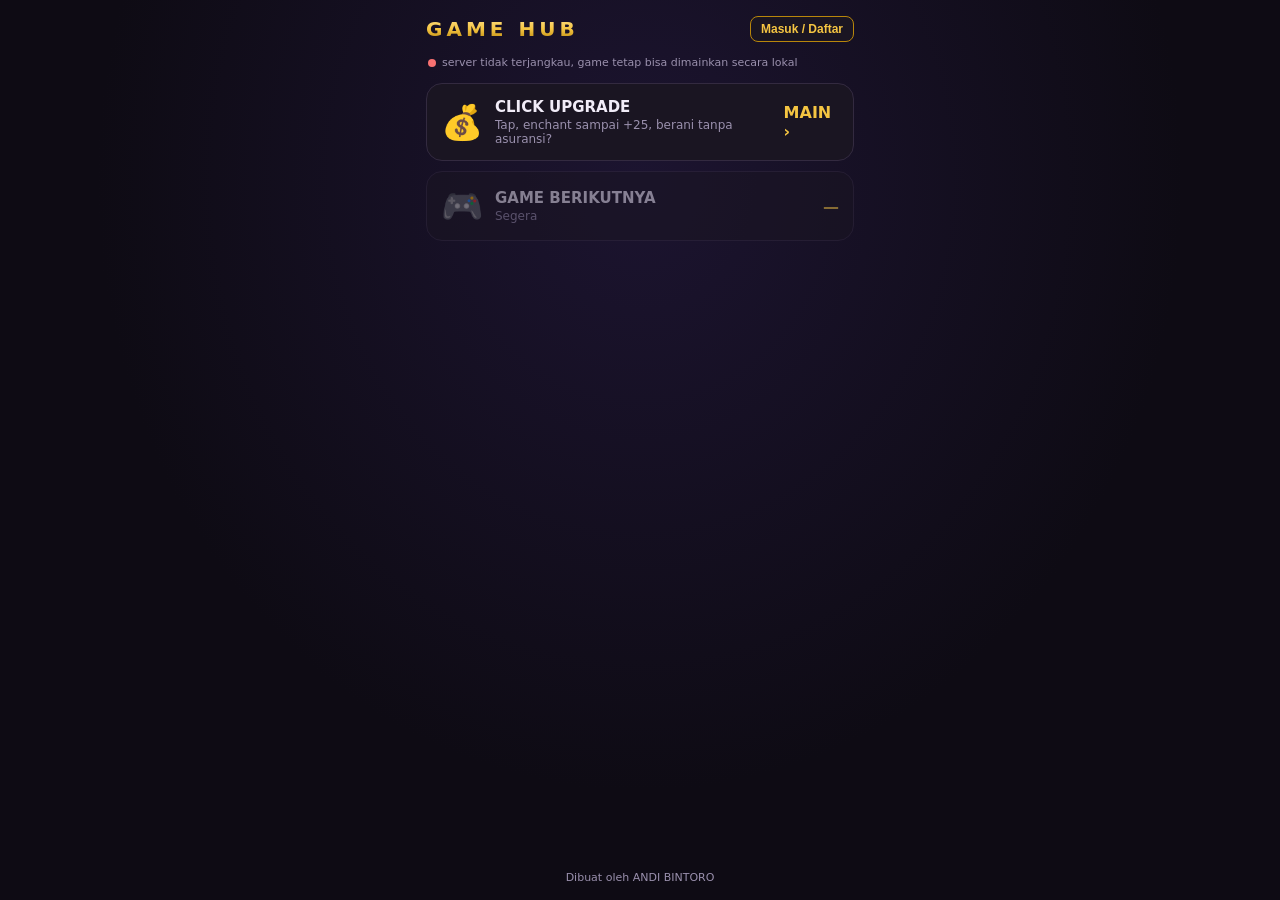
<file: hub/public/index.html>
<!DOCTYPE html>
<html lang="id">
<head>
<meta charset="UTF-8">
<meta name="viewport" content="width=device-width, initial-scale=1.0">
<title>GAME HUB</title>
<style>
  :root{--bg:#0e0b14;--panel:#1a1522;--panel2:#241d30;--line:#332a40;--text:#f1ecf8;--muted:#9a90ad;--gold:#f5c542;--gold2:#b8860b;--purple:#a855f7}
  *{box-sizing:border-box;margin:0;padding:0}
  body{background:radial-gradient(ellipse at 50% 20%,#1c1430 0%,#0e0b14 60%) fixed;color:var(--text);font-family:system-ui,-apple-system,"Segoe UI",Roboto,sans-serif;max-width:460px;margin:0 auto;padding:16px;min-height:100vh;display:flex;flex-direction:column;gap:14px}
  header{display:flex;justify-content:space-between;align-items:center}
  header h1{font-size:20px;letter-spacing:4px;background:linear-gradient(180deg,#ffe08a,#f5c542 50%,#b8860b);-webkit-background-clip:text;background-clip:text;color:transparent}
  .user{display:flex;align-items:center;gap:8px;font-size:12px;color:var(--muted)}
  .user b{color:var(--text)}
  .user button{background:var(--panel);border:1px solid var(--line);color:var(--muted);border-radius:8px;padding:5px 10px;font-size:12px;cursor:pointer}
  .user button.gold{border-color:var(--gold2);color:var(--gold);font-weight:700}
  .status{font-size:11px;color:var(--muted);padding:0 2px}
  .status i{display:inline-block;width:8px;height:8px;border-radius:50%;background:#555;margin-right:6px;vertical-align:middle}
  .status.on i{background:#4ade80} .status.off i{background:#f87171}
  .games{display:flex;flex-direction:column;gap:10px}
  a.game{display:flex;align-items:center;gap:12px;background:var(--panel);border:1px solid var(--line);border-radius:16px;padding:14px;text-decoration:none;color:var(--text);transition:border-color .15s}
  a.game:hover{border-color:var(--gold)}
  a.game .ic{font-size:34px}
  a.game .t{font-weight:800;font-size:15px}
  a.game .t small{display:block;color:var(--muted);font-weight:400;font-size:12px;margin-top:2px}
  a.game .go{margin-left:auto;color:var(--gold);font-weight:800}
  .soon{opacity:.5;pointer-events:none}
  footer{margin-top:auto;font-size:11px;color:var(--muted);text-align:center;padding-top:10px}
</style>
</head>
<body>
<header>
  <h1>GAME HUB</h1>
  <div class="user" id="user"></div>
</header>
<div class="status" id="status"><i></i>memeriksa server…</div>
<div class="games">
  <a class="game" href="clickgame/"><span class="ic">💰</span><div class="t">CLICK UPGRADE<small>Tap, enchant sampai +25, berani tanpa asuransi?</small></div><span class="go">MAIN ›</span></a>
  <a class="game soon" href="#"><span class="ic">🎮</span><div class="t">GAME BERIKUTNYA<small>Segera</small></div><span class="go">—</span></a>
</div>
<footer>Dibuat oleh ANDI BINTORO</footer>
<script src="hub.js"></script>
<script>
(async function(){
  const $u=document.getElementById('user'), $s=document.getElementById('status');
  function render(u){
    if(u){ $u.innerHTML=`<span>👤 <b>${esc(u.name)}</b>${u.guest?' (tamu)':''}</span><button id="out">Keluar</button>`; document.getElementById('out').onclick=async()=>{await Hub.logout(); render(null);}; }
    else { $u.innerHTML=`<button class="gold" id="in">Masuk / Daftar</button>`; document.getElementById('in').onclick=async()=>{ const u=await Hub.ui.login(); render(u); }; }
  }
  const esc=s=>String(s).replace(/[&<>"']/g,c=>({'&':'&amp;','<':'&lt;','>':'&gt;','"':'&quot;',"'":'&#39;'}[c]));
  const ok=await Hub.ping();
  $s.className='status '+(ok?'on':'off'); $s.innerHTML='<i></i>'+(ok?'server terhubung':'server tidak terjangkau, game tetap bisa dimainkan secara lokal');
  render(ok?await Hub.me():null);
})();
</script>
</body>
</html>
</file>
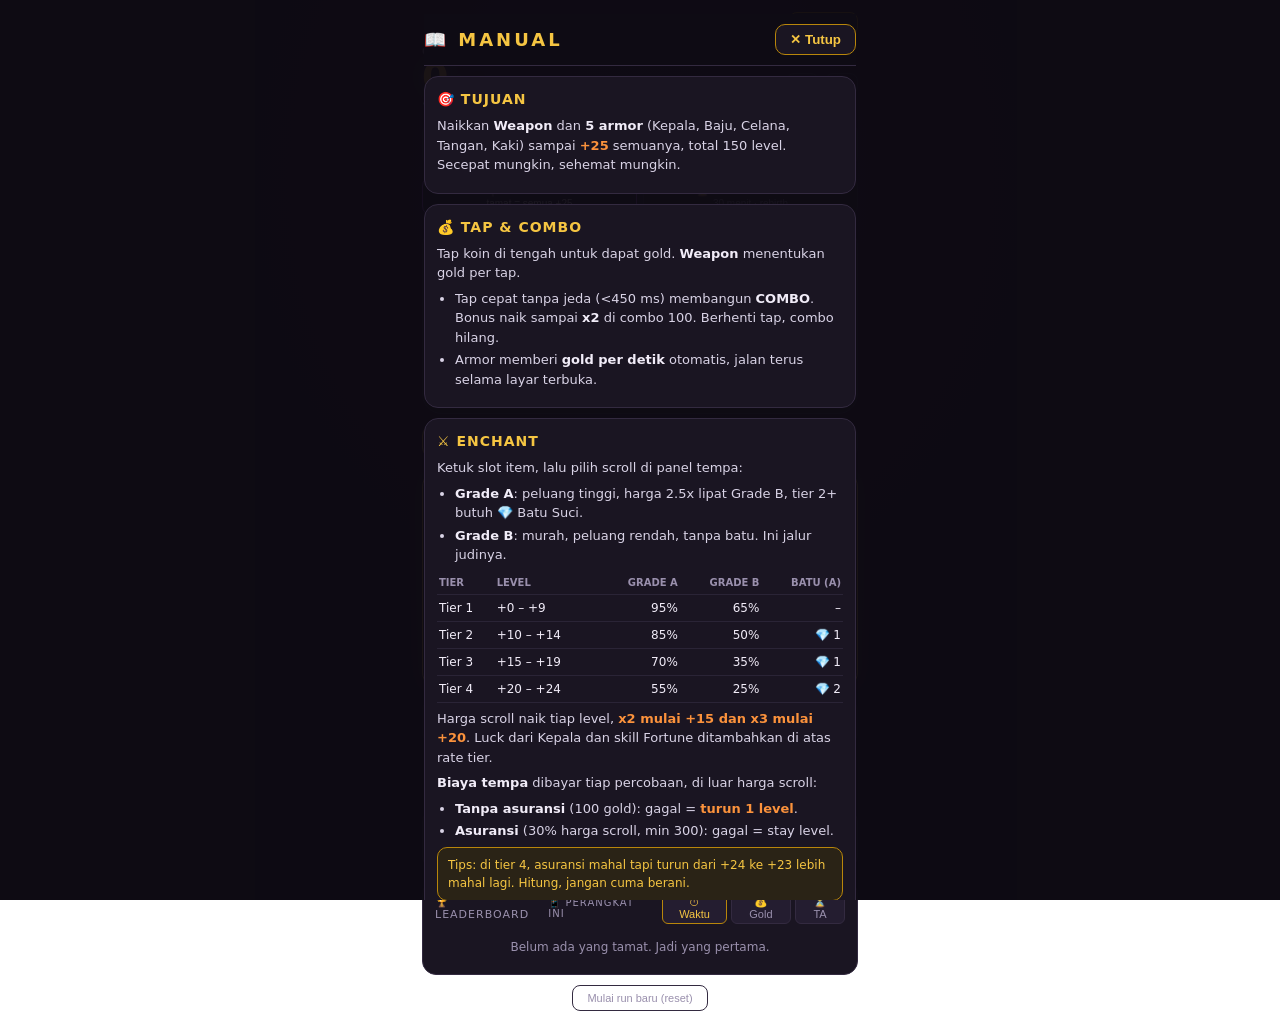
<file: hub/public/clickgame/index.html>
<!DOCTYPE html>
<html lang="id">
<head>
<meta charset="UTF-8">
<meta name="viewport" content="width=device-width, initial-scale=1.0, maximum-scale=1.0, user-scalable=no">
<title>CLICK UPGRADE</title>
<link rel="stylesheet" href="style.css">
</head>
<body>

<div class="userbar" id="userbox"></div>

<div class="top">
  <div><h1>CLICK UPGRADE</h1><div class="gold"><span id="gold">0</span><small>GOLD</small></div><div class="stone">💎 <b id="stones">0</b> <small>Batu Suci</small></div></div>
  <div class="right"><span id="tlabel">⏱</span> <b id="timer">00:00</b> · 💸 <b id="spent">0</b><button id="sound">🔊</button><button id="manual-btn">📖</button><br><span id="rb"></span><span class="cb" id="combo">&nbsp;</span></div>
</div>

<div class="stats">
  <div><small>Per tap</small><b id="perTap">1</b></div>
  <div><small>Per detik</small><b id="perSec">0</b></div>
  <div><small>Progress</small><b id="prog">0/150</b></div>
  <div><small>Power</small><b id="power">0</b></div>
</div>

<div class="gmode">
  <button id="gm-normal" class="on">🏁 NORMAL<small>tamat = semua +25</small></button>
  <button id="gm-ta">⏳ TIME ATTACK<small>30 menit · rebirth</small></button>
</div>

<div class="arena">
  <div class="col" id="colL"></div>
  <div class="center">
    <div class="tapv" id="tapv">+1</div>
    <div id="tap">💰</div>
    <div class="hint">TAP = GOLD</div>
  </div>
  <div class="col" id="colR"></div>
</div>

<div class="maintabs">
  <button id="tab-ench" class="on">⚔️ ENCHANT</button>
  <button id="tab-skill">✨ SKILLS</button>
</div>

<div class="tabpage on" id="page-ench">
<div class="rebirth" id="rebirth">
  <div class="rt">🔁 SEMUA +25! SIAP REBIRTH</div>
  <div class="rd" id="rb-desc"></div>
  <button id="rb-btn">REBIRTH SEKARANG</button>
</div>
<div class="forge" id="forge">
  <div class="h"><span class="ic" id="f-ic">⚔️</span><div class="t"><span id="f-name">WEAPON</span><small id="f-sub"></small></div><div class="lv" id="f-lv">+0</div></div>
  <div class="bar"><i id="f-bar"></i></div>
  <div class="roll" id="f-roll"></div>
  <div class="pity" id="f-pity"></div>
  <div class="grades"><button class="btn A" id="btn-A"></button><button class="btn B" id="btn-B"></button></div>
  <div class="ins">
    <button id="mode-drop" class="on"><b>💰 100 · Tanpa asuransi</b>gagal = turun 1 level</button>
    <button id="mode-stay"><b>💰 30% · Asuransi</b>gagal = stay level</button>
  </div>
</div>

<div class="pack" id="packs"></div>
<div class="line" style="font-size:10px;color:var(--muted);text-align:center;display:block">💎 Batu Suci untuk Grade A tier 2+. Dapat dari Level Pack, milestone skill, item +10/+15/+20/+25, tiap 10 sukses, tamat run, rebirth. Dibawa lintas run.</div>
</div>

<div class="tabpage" id="page-skill">
  <div class="line" style="padding:0 2px"><span>Idle skills · harga naik tiap level</span><span>Milestone tiap <b>25 Lv</b></span></div>
  <div id="skills"></div>
</div>

<div class="line">
  <span>Streak 🔥 <b id="s-streak">0</b> (best <b id="s-best">0</b>)</span>
  <span>Enchant <b id="s-tries">0</b> · ✅ <b id="s-ok">0</b> · ❌ <b id="s-bad">0</b></span>
</div>

<div class="panel"><div class="title">Log</div><div class="log" id="logs"></div></div>

<div class="panel">
  <div class="title"><span>🏆 Leaderboard</span>
    <div class="tabs"><span id="lb-scope" style="font-size:10px;color:var(--muted);align-self:center;margin-right:4px"></span><button id="tab-time" class="on">⏱ Waktu</button><button id="tab-gold">💰 Gold</button><button id="tab-ta">⏳ TA</button></div>
  </div>
  <div id="board"></div>
</div>

<button class="reset" id="reset">Mulai run baru (reset)</button>

<div class="manual" id="manual">
  <div class="wrap">
    <div class="head"><h2>📖 MANUAL</h2><button class="close" id="manual-close">✕ Tutup</button></div>
    <div id="manual-body"></div>
    <button class="start" id="manual-start">MULAI MAIN</button>
  </div>
</div>

<div class="toast" id="toast"></div>
<canvas id="confetti"></canvas>

<div class="modal" id="modal">
  <div class="box">
    <h2 id="m-title">🏆 SEMUA +25!</h2>
    <p id="m-desc">Weapon dan 5 armor sudah maksimal. Catat ke leaderboard.</p>
    <div class="res">
      <div><small id="m-l1">Waktu</small><b id="m-v1">00:00</b></div>
      <div><small id="m-l2">Gold dipakai</small><b id="m-v2">0</b></div>
      <div><small id="m-l3">Enchant</small><b id="m-v3">0</b></div>
      <div><small id="m-l4">Best streak</small><b id="m-v4">0</b></div>
    </div>
    <input id="m-name" maxlength="14" placeholder="Nama lu (max 14)">
    <button class="go" id="m-save">SIMPAN & RUN BARU</button>
  </div>
</div>

<script src="../hub.js"></script>
<script src="config.js"></script>
<script src="game.js"></script>
</body>
</html>
</file>
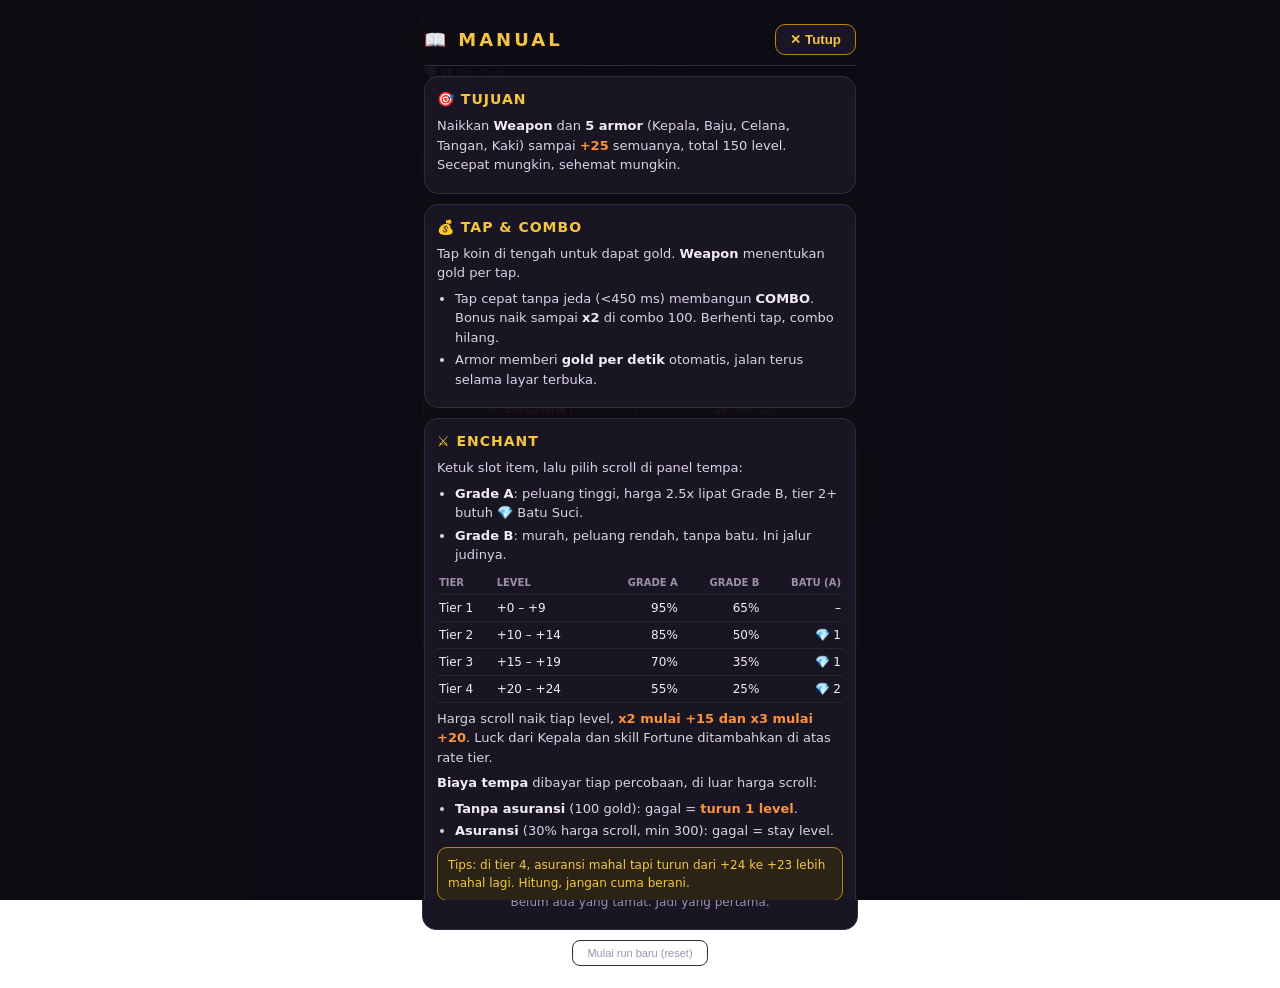
<file: click-upgrade.html>
<!DOCTYPE html>
<html lang="id">
<head>
<meta charset="UTF-8">
<meta name="viewport" content="width=device-width, initial-scale=1.0, maximum-scale=1.0, user-scalable=no">
<title>CLICK UPGRADE</title>
<style>
  :root{
    --bg:#0e0b14; --panel:#1a1522; --panel2:#241d30; --line:#332a40;
    --text:#f1ecf8; --muted:#9a90ad; --gold:#f5c542; --gold2:#b8860b;
    --green:#4ade80; --red:#f87171; --blue:#60a5fa; --purple:#a855f7; --orange:#fb923c;
  }
  *{box-sizing:border-box;margin:0;padding:0;-webkit-tap-highlight-color:transparent}
  html,body{min-height:100%;background:radial-gradient(ellipse at 50% 20%,#1c1430 0%,#0e0b14 60%) fixed;color:var(--text);font-family:system-ui,-apple-system,"Segoe UI",Roboto,sans-serif;overflow-x:hidden}
  body{display:flex;flex-direction:column;max-width:460px;margin:0 auto;padding:12px;gap:10px;user-select:none;-webkit-user-select:none}
  body.shake{animation:shake .4s}
  @keyframes shake{0%,100%{transform:translate(0)}20%{transform:translate(-7px,3px)}40%{transform:translate(7px,-3px)}60%{transform:translate(-5px,2px)}80%{transform:translate(5px,-2px)}}

  /* top */
  .top{display:flex;justify-content:space-between;align-items:flex-end}
  .top h1{font-size:11px;letter-spacing:4px;color:var(--muted);font-weight:700}
  .top .gold{font-size:38px;font-weight:900;line-height:1;color:var(--gold);font-variant-numeric:tabular-nums;text-shadow:0 0 18px rgba(245,197,66,.3)}
  .top .gold small{font-size:11px;letter-spacing:2px;margin-left:6px;color:var(--gold2)}
  .top .stone{font-size:13px;color:var(--blue);margin-top:2px;font-weight:700}
  .top .stone small{color:var(--muted);font-weight:400;font-size:10px}
  .pity{font-size:11px;color:var(--orange);min-height:14px;margin:-4px 0 8px;font-weight:700}
  .btn .st{color:#bfdbfe;font-weight:700}
  .top .right{text-align:right;font-size:12px;color:var(--muted);line-height:1.5}
  .top .right b{color:var(--text);font-variant-numeric:tabular-nums}
  .top .right .cb{color:var(--orange);font-weight:800}
  .top button{background:none;border:1px solid var(--line);color:var(--muted);border-radius:8px;padding:3px 8px;font-size:12px;cursor:pointer;margin-left:6px}

  .stats{display:grid;grid-template-columns:repeat(4,1fr);gap:6px}
  .stats div{background:var(--panel);border:1px solid var(--line);border-radius:10px;padding:6px 8px}
  .stats small{display:block;font-size:9px;color:var(--muted);text-transform:uppercase;letter-spacing:1px}
  .stats b{font-size:15px;font-variant-numeric:tabular-nums}

  .gmode{display:grid;grid-template-columns:1fr 1fr;gap:6px}
  .gmode button{background:var(--panel);border:1px solid var(--line);color:var(--muted);border-radius:10px;padding:6px 8px;font-size:12px;font-weight:800;letter-spacing:1px;cursor:pointer;touch-action:manipulation}
  .gmode button small{display:block;font-weight:400;font-size:10px;letter-spacing:0;margin-top:1px}
  .gmode button.on{color:var(--text);border-color:var(--purple);background:#241a33}
  .gmode button.on.ta{border-color:var(--orange);background:#2d1e14}
  .gmode button.lock{opacity:.55}
  #timer.warn{color:var(--red);animation:pulse .5s infinite alternate}
  #rb{color:var(--purple);font-weight:800;margin-right:6px}
  .rebirth{display:none;background:linear-gradient(180deg,#2d1e14,#1a1522);border:1.5px solid var(--orange);border-radius:18px;padding:14px;text-align:center;box-shadow:0 0 24px rgba(251,146,60,.25)}
  .rebirth.on{display:block}
  .rebirth .rt{font-weight:900;font-size:16px;color:var(--orange);letter-spacing:1px;margin-bottom:4px}
  .rebirth .rd{font-size:12px;color:var(--muted);margin-bottom:10px}
  .rebirth button{width:100%;border:none;border-radius:12px;padding:12px;font-weight:900;font-size:15px;letter-spacing:1px;background:linear-gradient(180deg,#fb923c,#c2410c);color:#fff;cursor:pointer;touch-action:manipulation}
  .rebirth button:active{transform:scale(.97)}
  /* arena */
  .arena{display:grid;grid-template-columns:minmax(0,1fr) 118px minmax(0,1fr);gap:6px;align-items:stretch;background:var(--panel);border:1px solid var(--line);border-radius:20px;padding:10px 8px}
  .col{display:flex;flex-direction:column;gap:8px;min-width:0}
  .sl{min-width:0;background:var(--panel2);border:1.5px solid var(--line);border-radius:12px;padding:7px 7px 9px;display:grid;grid-template-columns:auto 1fr auto;align-items:center;column-gap:5px;row-gap:2px;cursor:pointer;position:relative;transition:border-color .15s;touch-action:manipulation}
  .sl .ic{font-size:19px;line-height:1}
  .sl .t{font-size:11px;font-weight:700;line-height:1.1;min-width:0;white-space:nowrap;overflow:hidden;text-overflow:ellipsis}
  .sl .u{grid-column:1/-1;color:var(--blue);font-weight:500;font-size:10px;white-space:nowrap;overflow:hidden;text-overflow:ellipsis}
  .sl .lv{font-weight:900;font-size:13px;font-variant-numeric:tabular-nums;color:#e5e7eb}
  .sl .lv.t1{color:var(--blue)} .sl .lv.t2{color:var(--purple)} .sl .lv.t3{color:var(--orange)} .sl .lv.max{color:var(--gold);text-shadow:0 0 8px rgba(245,197,66,.7)}
  .sl.sel{border-color:var(--gold);background:#2a2316;box-shadow:0 0 14px rgba(245,197,66,.25)}
  .sl.busy{animation:pulse .35s infinite alternate}
  @keyframes pulse{from{border-color:var(--gold)}to{border-color:#fff}}
  .sl.flash-ok{animation:ok .7s} .sl.flash-bad{animation:bad .5s}
  @keyframes ok{0%{box-shadow:0 0 0 0 rgba(74,222,128,.9)}100%{box-shadow:0 0 0 18px rgba(74,222,128,0)}}
  @keyframes bad{0%{background:rgba(248,113,113,.45)}100%{background:var(--panel2)}}
  .sl .bar{position:absolute;left:8px;right:8px;bottom:3px;height:2px;background:#0e0b14;border-radius:2px}
  .sl .bar i{display:block;height:100%;border-radius:2px;background:linear-gradient(90deg,var(--blue),var(--purple),var(--orange));width:0;transition:width .3s}

  .center{display:flex;flex-direction:column;align-items:center;justify-content:center;gap:6px;position:relative}
  #tap{width:110px;height:110px;border-radius:50%;border:3px solid var(--gold2);background:radial-gradient(circle at 40% 35%,#5a4414 0%,#2a1f0a 70%);display:flex;align-items:center;justify-content:center;font-size:54px;cursor:pointer;touch-action:manipulation;position:relative;box-shadow:0 0 30px rgba(245,197,66,.25),inset 0 0 20px rgba(0,0,0,.5);transition:transform .05s}
  #tap:active{transform:scale(.93)}
  .center .hint{font-size:9px;letter-spacing:2px;color:var(--muted);text-align:center}
  .center .tapv{font-size:12px;color:var(--gold);font-weight:800;font-variant-numeric:tabular-nums}
  #combo{font-size:11px;font-weight:900;color:var(--orange);min-height:14px;text-align:center}
  .float{position:absolute;color:var(--gold);font-weight:900;font-size:22px;pointer-events:none;animation:up .7s ease-out forwards;text-shadow:0 1px 3px #000;z-index:3}
  @keyframes up{from{opacity:1;transform:translate(-50%,0)}to{opacity:0;transform:translate(-50%,-80px)}}

  /* enchant panel */
  .forge{background:var(--panel);border:1.5px solid var(--gold);border-radius:18px;padding:12px;box-shadow:0 0 20px rgba(245,197,66,.12)}
  .forge .h{display:flex;align-items:center;gap:10px;margin-bottom:8px}
  .forge .h .ic{font-size:30px}
  .forge .h .t{font-weight:800;font-size:15px;min-width:0}
  .forge .h .t small{display:block;color:var(--muted);font-weight:400;font-size:11px}
  .forge .h .lv{margin-left:auto;font-size:26px;font-weight:900;color:var(--purple);white-space:nowrap}
  .forge .h .lv.max{color:var(--gold)}
  .forge .bar{height:5px;background:#0e0b14;border-radius:3px;margin-bottom:6px}
  .forge .bar i{display:block;height:100%;border-radius:3px;background:linear-gradient(90deg,var(--blue),var(--purple),var(--orange));transition:width .3s}
  .roll{font-size:11px;min-height:15px;color:var(--muted);margin-bottom:8px;font-variant-numeric:tabular-nums}
  .roll.ok{color:var(--green)} .roll.bad{color:var(--red)}
  .grades{display:grid;grid-template-columns:1fr 1fr;gap:8px;margin-bottom:8px}
  .btn{border:none;border-radius:12px;padding:10px 6px;font-weight:800;font-size:13px;color:#fff;cursor:pointer;display:flex;flex-direction:column;align-items:center;gap:2px;touch-action:manipulation}
  .btn small{font-weight:600;font-size:11px;opacity:.9;font-variant-numeric:tabular-nums}
  .btn.A{background:linear-gradient(180deg,#3b82f6,#1d4ed8)}
  .btn.B{background:linear-gradient(180deg,#a855f7,#6b21a8)}
  .btn:disabled{opacity:.35;cursor:not-allowed;filter:grayscale(.6)}
  .btn:not(:disabled):active{transform:scale(.96)}
  .ins{display:grid;grid-template-columns:1fr 1fr;gap:6px}
  .ins button{background:var(--panel2);border:1px solid var(--line);color:var(--muted);border-radius:10px;padding:7px 6px;font-size:11px;cursor:pointer;touch-action:manipulation}
  .ins button b{display:block;font-size:12px;color:var(--text)}
  .ins button.on{border-color:var(--gold);background:#2a2316;color:var(--text)}

  /* tabs */
  .maintabs{display:grid;grid-template-columns:1fr 1fr;gap:6px}
  .maintabs button{background:var(--panel);border:1px solid var(--line);color:var(--muted);border-radius:12px;padding:9px;font-size:13px;font-weight:800;letter-spacing:1px;cursor:pointer;touch-action:manipulation}
  .maintabs button.on{color:var(--gold);border-color:var(--gold);background:#2a2316}
  .tabpage{display:none;flex-direction:column;gap:10px} .tabpage.on{display:flex}
  /* skills */
  #skills{display:flex;flex-direction:column;gap:8px}
  .skill{background:var(--panel);border:1.5px solid var(--line);border-radius:16px;padding:10px 12px;position:relative;overflow:hidden}
  .skill.ms{animation:ok .8s}
  .skill .h{display:flex;align-items:center;gap:9px;margin-bottom:6px}
  .skill .h .ic{font-size:26px}
  .skill .h .t{font-weight:800;font-size:14px;min-width:0}
  .skill .h .t small{display:block;color:var(--muted);font-weight:400;font-size:10.5px;white-space:nowrap;overflow:hidden;text-overflow:ellipsis}
  .skill .h .lv{margin-left:auto;font-size:17px;font-weight:900;color:var(--purple);white-space:nowrap;font-variant-numeric:tabular-nums}
  .skill .h .lv.max{color:var(--gold)}
  .skill .bar{height:4px;background:#0e0b14;border-radius:3px;margin-bottom:6px;position:relative}
  .skill .bar i{display:block;height:100%;border-radius:3px;background:linear-gradient(90deg,var(--purple),var(--gold));transition:width .3s}
  .skill .bar s{position:absolute;top:-2px;width:2px;height:8px;background:var(--gold2);opacity:.8}
  .skill .eff{display:flex;justify-content:space-between;font-size:11px;color:var(--muted);margin-bottom:7px}
  .skill .eff b{color:var(--green)} .skill .eff .nx{color:var(--gold)}
  .buys{display:grid;grid-template-columns:1fr 1fr 1fr;gap:6px}
  .buys .btn{background:linear-gradient(180deg,#a855f7,#6b21a8);font-size:12px;padding:8px 4px}
  .buys .btn.mx{background:linear-gradient(180deg,#f5c542,#b8860b);color:#1a1200}
  /* pack */
  .pack{display:grid;grid-template-columns:1fr 1fr 1fr;gap:6px}
  .pk{background:var(--panel);border:1px solid var(--line);border-radius:10px;padding:7px 6px;text-align:center;opacity:.55}
  .pk.on{opacity:1;border-color:var(--gold);background:#2a2316}
  .pk b{display:block;font-size:14px}
  .pk.on b{color:var(--gold)}
  .pk small{display:block;color:var(--muted);font-size:10px}

  .line{display:flex;justify-content:space-between;font-size:11px;color:var(--muted);padding:0 4px}
  .line b{color:var(--text)}

  .panel{background:var(--panel);border:1px solid var(--line);border-radius:14px;padding:10px 12px;font-size:12px}
  .panel .title{color:var(--muted);text-transform:uppercase;letter-spacing:1px;font-size:11px;margin-bottom:6px;display:flex;justify-content:space-between;align-items:center}
  .log{max-height:110px;overflow-y:auto}
  .log div{padding:3px 0;border-bottom:1px dashed #2a2436;color:var(--muted)}
  .log .ok{color:var(--green)} .log .bad{color:var(--red)} .log .warn{color:var(--gold)}
  .tabs{display:flex;gap:4px}
  .tabs button{background:var(--panel2);border:1px solid var(--line);color:var(--muted);border-radius:6px;padding:3px 9px;font-size:11px;cursor:pointer}
  .tabs button.on{color:var(--gold);border-color:var(--gold2)}
  table{width:100%;border-collapse:collapse;font-variant-numeric:tabular-nums}
  th,td{padding:4px 2px;text-align:left;border-bottom:1px solid #2a2436}
  th{color:var(--muted);font-weight:600;font-size:10px;text-transform:uppercase}
  td.r,th.r{text-align:right}
  tr.me td{color:var(--gold)}
  .empty{color:var(--muted);text-align:center;padding:10px 0}
  .reset{align-self:center;background:none;border:1px solid var(--line);color:var(--muted);border-radius:8px;padding:6px 14px;font-size:11px;cursor:pointer;margin-bottom:10px}

  .toast{position:fixed;left:50%;top:14px;transform:translateX(-50%);background:#000d;border:1px solid var(--line);padding:8px 14px;border-radius:10px;font-weight:700;font-size:14px;opacity:0;transition:opacity .2s;pointer-events:none;z-index:9;white-space:nowrap}
  .toast.show{opacity:1}
  .toast.big{font-size:19px;border-color:var(--gold);color:var(--gold)}
  #confetti{position:fixed;inset:0;pointer-events:none;z-index:8}

  .manual{position:fixed;inset:0;background:#0e0b14f2;display:none;z-index:30;overflow-y:auto;-webkit-overflow-scrolling:touch}
  .manual.show{display:block}
  .manual .wrap{max-width:460px;margin:0 auto;padding:14px 14px 40px}
  .manual .head{position:sticky;top:0;background:#0e0b14;padding:10px 0;display:flex;justify-content:space-between;align-items:center;border-bottom:1px solid var(--line);margin-bottom:10px;z-index:1}
  .manual h2{font-size:18px;letter-spacing:3px;color:var(--gold)}
  .manual .close{background:var(--panel);border:1px solid var(--gold2);color:var(--gold);border-radius:10px;padding:7px 14px;font-weight:800;cursor:pointer}
  .manual section{background:var(--panel);border:1px solid var(--line);border-radius:14px;padding:12px;margin-bottom:10px;font-size:13px;line-height:1.5;color:var(--text)}
  .manual h3{font-size:14px;color:var(--gold);margin-bottom:6px;letter-spacing:1px}
  .manual p{margin-bottom:6px;color:#d9d3e6}
  .manual ul{padding-left:18px;margin-bottom:6px;color:#d9d3e6}
  .manual li{margin-bottom:3px}
  .manual b{color:var(--text)}
  .manual .hl{color:var(--orange);font-weight:700}
  .manual table{font-size:12px;margin:6px 0}
  .manual th{font-size:10px}
  .manual .tip{background:#2a2316;border:1px solid var(--gold2);border-radius:10px;padding:8px 10px;font-size:12px;color:var(--gold);margin-top:6px}
  .manual .start{width:100%;border:none;border-radius:12px;padding:13px;font-weight:900;font-size:15px;letter-spacing:1px;background:linear-gradient(180deg,#ffe08a,#b8860b);color:#1a1200;cursor:pointer;margin-top:4px}
  .modal{position:fixed;inset:0;background:#000b;display:none;align-items:center;justify-content:center;z-index:20;padding:20px}
  .modal.show{display:flex}
  .modal .box{background:var(--panel);border:1px solid var(--gold2);border-radius:16px;padding:22px;width:100%;max-width:360px;text-align:center}
  .modal h2{color:var(--gold);font-size:22px;letter-spacing:2px;margin-bottom:6px}
  .modal p{color:var(--muted);font-size:13px;margin-bottom:12px}
  .modal .res{display:grid;grid-template-columns:1fr 1fr;gap:8px;margin-bottom:14px}
  .modal .res div{background:var(--panel2);border-radius:10px;padding:8px}
  .modal .res small{display:block;color:var(--muted);font-size:10px;text-transform:uppercase}
  .modal .res b{font-size:18px}
  .modal input{width:100%;padding:10px;border-radius:10px;border:1px solid var(--line);background:var(--bg);color:var(--text);font-size:15px;text-align:center;margin-bottom:10px}
  .modal .go{width:100%;border:none;border-radius:10px;padding:12px;font-weight:800;font-size:15px;background:linear-gradient(180deg,#ffe08a,#b8860b);color:#1a1200;cursor:pointer}
</style>
</head>
<body>

<div class="top">
  <div><h1>CLICK UPGRADE</h1><div class="gold"><span id="gold">0</span><small>GOLD</small></div><div class="stone">💎 <b id="stones">0</b> <small>Batu Suci</small></div></div>
  <div class="right"><span id="tlabel">⏱</span> <b id="timer">00:00</b> · 💸 <b id="spent">0</b><button id="sound">🔊</button><button id="manual-btn">📖</button><br><span id="rb"></span><span class="cb" id="combo">&nbsp;</span></div>
</div>

<div class="stats">
  <div><small>Per tap</small><b id="perTap">1</b></div>
  <div><small>Per detik</small><b id="perSec">0</b></div>
  <div><small>Progress</small><b id="prog">0/150</b></div>
  <div><small>Power</small><b id="power">0</b></div>
</div>

<div class="gmode">
  <button id="gm-normal" class="on">🏁 NORMAL<small>tamat = semua +25</small></button>
  <button id="gm-ta">⏳ TIME ATTACK<small>30 menit · rebirth</small></button>
</div>

<div class="arena">
  <div class="col" id="colL"></div>
  <div class="center">
    <div class="tapv" id="tapv">+1</div>
    <div id="tap">💰</div>
    <div class="hint">TAP = GOLD</div>
  </div>
  <div class="col" id="colR"></div>
</div>

<div class="maintabs">
  <button id="tab-ench" class="on">⚔️ ENCHANT</button>
  <button id="tab-skill">✨ SKILLS</button>
</div>

<div class="tabpage on" id="page-ench">
<div class="rebirth" id="rebirth">
  <div class="rt">🔁 SEMUA +25! SIAP REBIRTH</div>
  <div class="rd" id="rb-desc"></div>
  <button id="rb-btn">REBIRTH SEKARANG</button>
</div>
<div class="forge" id="forge">
  <div class="h"><span class="ic" id="f-ic">⚔️</span><div class="t"><span id="f-name">WEAPON</span><small id="f-sub"></small></div><div class="lv" id="f-lv">+0</div></div>
  <div class="bar"><i id="f-bar"></i></div>
  <div class="roll" id="f-roll"></div>
  <div class="pity" id="f-pity"></div>
  <div class="grades"><button class="btn A" id="btn-A"></button><button class="btn B" id="btn-B"></button></div>
  <div class="ins">
    <button id="mode-drop" class="on"><b>💰 100 · Tanpa asuransi</b>gagal = turun 1 level</button>
    <button id="mode-stay"><b>💰 30% · Asuransi</b>gagal = stay level</button>
  </div>
</div>

<div class="pack" id="packs"></div>
<div class="line" style="font-size:10px;color:var(--muted);text-align:center;display:block">💎 Batu Suci untuk Grade A tier 2+. Dapat dari Level Pack, milestone skill, item +10/+15/+20/+25, tiap 10 sukses, tamat run, rebirth. Dibawa lintas run.</div>
</div>

<div class="tabpage" id="page-skill">
  <div class="line" style="padding:0 2px"><span>Idle skills · harga naik tiap level</span><span>Milestone tiap <b>25 Lv</b></span></div>
  <div id="skills"></div>
</div>

<div class="line">
  <span>Streak 🔥 <b id="s-streak">0</b> (best <b id="s-best">0</b>)</span>
  <span>Enchant <b id="s-tries">0</b> · ✅ <b id="s-ok">0</b> · ❌ <b id="s-bad">0</b></span>
</div>

<div class="panel"><div class="title">Log</div><div class="log" id="logs"></div></div>

<div class="panel">
  <div class="title"><span>🏆 Leaderboard</span>
    <div class="tabs"><button id="tab-time" class="on">⏱ Waktu</button><button id="tab-gold">💰 Gold</button><button id="tab-ta">⏳ TA</button></div>
  </div>
  <div id="board"></div>
</div>

<button class="reset" id="reset">Mulai run baru (reset)</button>

<div class="manual" id="manual">
  <div class="wrap">
    <div class="head"><h2>📖 MANUAL</h2><button class="close" id="manual-close">✕ Tutup</button></div>
    <div id="manual-body"></div>
    <button class="start" id="manual-start">MULAI MAIN</button>
  </div>
</div>

<div class="toast" id="toast"></div>
<canvas id="confetti"></canvas>

<div class="modal" id="modal">
  <div class="box">
    <h2 id="m-title">🏆 SEMUA +25!</h2>
    <p id="m-desc">Weapon dan 5 armor sudah maksimal. Catat ke leaderboard.</p>
    <div class="res">
      <div><small id="m-l1">Waktu</small><b id="m-v1">00:00</b></div>
      <div><small id="m-l2">Gold dipakai</small><b id="m-v2">0</b></div>
      <div><small id="m-l3">Enchant</small><b id="m-v3">0</b></div>
      <div><small id="m-l4">Best streak</small><b id="m-v4">0</b></div>
    </div>
    <input id="m-name" maxlength="14" placeholder="Nama lu (max 14)">
    <button class="go" id="m-save">SIMPAN & RUN BARU</button>
  </div>
</div>

<script>
(function(){
  // ====== KONFIG ======
  const MAX = 25;
  const GRADE = { A:{mult:2.5, label:'Grade A'}, B:{mult:1, label:'Grade B'} };
  // success rate turun per tier level (opsi 3): makin tinggi makin deg-degan
  const TIERS = [ {from:0, A:0.95, B:0.65, stone:0}, {from:10, A:0.85, B:0.50, stone:1}, {from:15, A:0.70, B:0.35, stone:1}, {from:20, A:0.55, B:0.25, stone:2} ];
  const PITY = { after:3, step:0.10 };                                        // gagal beruntun >= after → +step per gagal berikutnya
  const STONE = { pack:[3,5,10], skillMs:3, itemMs:{10:1,15:2,20:3,25:5}, perOk:10, finish:10, rebirth:5 }; // sumber 💎 Batu Suci
  const tierOf = lvl => TIERS.filter(t=>lvl>=t.from).pop();
  const INCOME_MULT = 2;                                                       // semua income x2 (hasil simulasi: ~25 mnt aktif)
  const FEE = { drop:100, stay:300 };
  const PRICE_TIER = lvl => lvl>=20?3 : lvl>=15?2 : 1;                       // pengali harga scroll di level tinggi
  const scrollPrice = lvl => Math.round(25*Math.pow(1.40,lvl)) * PRICE_TIER(lvl); // simulasi: ~40 mnt aktif, ~75 mnt santai
  const INS_PCT = 0.30;                                                        // asuransi = 30% harga scroll (min FEE.stay)
  const MODES = { normal:{label:'NORMAL'}, ta:{label:'TIME ATTACK', ms:30*60*1000} };
  const REBIRTH_BONUS = 0.25;                                                  // tiap rebirth: +25% semua income (Time Attack)
  const SUSPENSE_MS = 700;
  const COMBO_GAP = 450, COMBO_CAP = 100;
  const PACK = [ {min:5,bonus:10}, {min:10,bonus:80}, {min:20,bonus:350} ];
  const SK_MAX = 100, MS = 25;                                  // max level & jarak milestone
  const msTier = lv => Math.floor(lv/MS);                       // 0..4
  const SKILLS = [
    {key:'mine', name:'GOLD MINING', ic:'⛏️', base:10, growth:1.11,
      desc:'+1 gold/detik per Lv · milestone x2',
      val:lv=>lv*Math.pow(2,msTier(lv)),
      eff:lv=>`+${fmt(lv*Math.pow(2,msTier(lv)))}/dtk`,
      msTxt:t=>`x${Math.pow(2,t)}`},
    {key:'tap',  name:'TAP POWER',  ic:'👆', base:15, growth:1.11,
      desc:'+1% gold/tap per Lv · milestone +50%',
      val:lv=>1+lv*0.01+msTier(lv)*0.5,
      eff:lv=>`x${(1+lv*0.01+msTier(lv)*0.5).toFixed(2)} tap`,
      msTxt:t=>`+${t*50}%`},
    {key:'luck', name:'FORTUNE',    ic:'🍀', base:25, growth:1.12,
      desc:'+0.04% success per Lv · milestone +0.5%',
      val:lv=>lv*0.0004+msTier(lv)*0.005,
      eff:lv=>`+${((lv*0.0004+msTier(lv)*0.005)*100).toFixed(2)}% rate`,
      msTxt:t=>`+${(t*0.5).toFixed(1)}%`},
  ];
  const bySk = key => SKILLS.find(k=>k.key===key);
  const skPrice = (k,lv) => Math.round(k.base*Math.pow(k.growth,lv));   // harga dari lv ke lv+1
  const ITEMS = [
    {key:'head',   name:'KEPALA', ic:'🪖', kind:'armor',  side:'L', u:lv=>`Luck +${(lv*0.16).toFixed(1)}%`},
    {key:'body',   name:'BAJU',   ic:'👕', kind:'armor',  side:'L', u:lv=>`Pasif x${(1+lv*0.02).toFixed(2)}`},
    {key:'pants',  name:'CELANA', ic:'👖', kind:'armor',  side:'L', u:lv=>`Scroll -${lv}%`},
    {key:'weapon', name:'WEAPON', ic:'⚔️', kind:'weapon', side:'R', u:lv=>`${fmt(1+lv*(lv+1)/2)} base/tap`},
    {key:'hands',  name:'TANGAN', ic:'🧤', kind:'armor',  side:'R', u:lv=>`Combo max ${100-lv*2}`},
    {key:'feet',   name:'KAKI',   ic:'👢', kind:'armor',  side:'R', u:lv=>`Tempa -${lv*2}%`},
  ];
  const ARMORS = ITEMS.filter(i=>i.kind==='armor');
  const TOTAL_LV = ITEMS.length*MAX;
  const byKey = key => ITEMS.find(i=>i.key===key);
  const SAVE_KEY = 'click-upgrade-v3', LB_KEY = 'click-upgrade-lb';

  const fresh = () => ({ gold:0, lv:Object.fromEntries(ITEMS.map(i=>[i.key,0])), mode:'drop', sel:'weapon',
    taps:0, tries:0, ok:0, bad:0, streak:0, best:0, spent:0, playMs:0, started:false, finished:false, sound:true, packs:0, sk:Object.fromEntries(SKILLS.map(k=>[k.key,0])), tab:'ench', gmode:'normal', rebirths:0,
    stones:0, pity:{}, itemMs:{} });
  let S = fresh();
  try{ const raw=localStorage.getItem(SAVE_KEY); if(raw){ const o=JSON.parse(raw); S=Object.assign(S,o); S.lv=Object.assign(fresh().lv,o.lv||{}); S.sk=Object.assign(fresh().sk,o.sk||{}); S.pity=o.pity||{}; S.itemMs=o.itemMs||Object.fromEntries(ITEMS.map(i=>[i.key, Object.keys(STONE.itemMs).map(Number).filter(m=>S.lv[i.key]>=m).pop()||0])); if(o.skill&&!o.sk) S.sk.mine=Math.min(SK_MAX,o.skill); } }catch(e){}
  if(!byKey(S.sel)) S.sel='weapon';
  let LB = []; try{ LB = JSON.parse(localStorage.getItem(LB_KEY)||'[]'); }catch(e){}

  const $ = id => document.getElementById(id);
  function fmt(n){ return n>=1e6 ? (n/1e6).toFixed(2)+'M' : n>=1e4 ? (n/1e3).toFixed(1)+'K' : (n<10 && n%1!==0) ? n.toFixed(1) : String(Math.floor(n)); }
  const mmss = ms => { const s=Math.floor(ms/1000); return String(Math.floor(s/60)).padStart(2,'0')+':'+String(s%60).padStart(2,'0'); };

  // ====== ekonomi ======
  const rbMult  = () => 1 + REBIRTH_BONUS*S.rebirths;
  const perTapBase = () => (1 + S.lv.weapon*(S.lv.weapon+1)/2) * bySk('tap').val(S.sk.tap) * rbMult() * INCOME_MULT;
  const armorSec = lv => lv*(lv+1)/4;
  const minArmor = () => Math.min(...ARMORS.map(i=>S.lv[i.key]));
  const packTier = () => PACK.filter(p=>minArmor()>=p.min).length;
  const packBonus= () => PACK.slice(0,packTier()).reduce((a,p)=>a+p.bonus,0);
  const bodyMult = () => 1 + S.lv.body*0.02;
  const skillSec= () => bySk('mine').val(S.sk.mine);
  const perSec  = () => (ARMORS.reduce((a,i)=>a+armorSec(S.lv[i.key]),0) + packBonus() + skillSec()) * bodyMult() * rbMult() * INCOME_MULT;
  const skCostN = (k,n) => { let t=0; for(let i=0;i<n;i++) t+=skPrice(k,S.sk[k.key]+i); return t; };
  const skAfford = k => { let n=0,t=0; while(S.sk[k.key]+n<SK_MAX && t+skPrice(k,S.sk[k.key]+n)<=S.gold){ t+=skPrice(k,S.sk[k.key]+n); n++; } return n; };
  const sumLv   = () => ITEMS.reduce((a,i)=>a+S.lv[i.key],0);
  const pityBonus = key => Math.max(0,(S.pity[key]||0)-(PITY.after-1))*PITY.step;
  const rate    = (g,lvl,key) => Math.min(0.99, tierOf(lvl)[g] + S.lv.head*0.0016 + bySk('luck').val(S.sk.luck) + pityBonus(key));
  const stoneNeed = (g,lvl) => g==='A' ? tierOf(lvl).stone : 0;
  function addStones(n,why){ if(n<=0) return; S.stones+=n; log(`💎 +${n} Batu Suci · ${why}`,'warn'); toast(`💎 +${n} Batu Suci`); }
  const scrollCost = (lvl,g) => Math.round(scrollPrice(lvl)*GRADE[g].mult*(1-S.lv.pants*0.01));
  const feeOf   = (m,lvl,g) => { const f = m==='stay' ? Math.max(FEE.stay, Math.round(scrollCost(lvl,g)*INS_PCT)) : FEE.drop; return Math.round(f*(1-S.lv.feet*0.02)); };
  const cost = (lvl,g) => scrollCost(lvl,g) + feeOf(S.mode,lvl,g);
  const isTA = () => S.gmode==='ta';
  const taLeft = () => Math.max(0, MODES.ta.ms - S.playMs);
  const score = () => S.rebirths*TOTAL_LV + sumLv();
  const power = () => sumLv()*10;
  const tierCls = lv => lv>=MAX?'max':lv>=20?'t3':lv>=15?'t2':lv>=10?'t1':'';

  function save(){ try{ localStorage.setItem(SAVE_KEY, JSON.stringify(S)); localStorage.setItem(LB_KEY, JSON.stringify(LB)); }catch(e){} }

  // ====== audio ======
  let AC=null;
  function beep(freq,dur,type,vol){
    if(!S.sound) return;
    try{ AC = AC || new (window.AudioContext||window.webkitAudioContext)();
      const o=AC.createOscillator(), g=AC.createGain(); o.type=type||'square'; o.frequency.value=freq; g.gain.value=vol||0.05;
      o.connect(g); g.connect(AC.destination); o.start(); g.gain.exponentialRampToValueAtTime(0.0001, AC.currentTime+dur); o.stop(AC.currentTime+dur);
    }catch(e){}
  }
  const sfx = {
    tap:()=>beep(600+Math.min(combo,60)*8,0.05,'square',0.03),
    tick:()=>beep(300,0.06,'triangle',0.04),
    ok:()=>{beep(660,0.12,'triangle',0.08);setTimeout(()=>beep(880,0.15,'triangle',0.08),90);setTimeout(()=>beep(1320,0.25,'triangle',0.08),180);},
    bad:()=>{beep(180,0.3,'sawtooth',0.08);setTimeout(()=>beep(120,0.4,'sawtooth',0.08),120);},
    max:()=>{[523,659,784,1046,1318].forEach((f,i)=>setTimeout(()=>beep(f,0.3,'triangle',0.09),i*110));}
  };

  // ====== toast / log / confetti ======
  let toastT;
  function toast(msg,big){ const t=$('toast'); t.textContent=msg; t.className='toast show'+(big?' big':''); clearTimeout(toastT); toastT=setTimeout(()=>t.classList.remove('show'),big?2000:1200); }
  function log(msg,cls){ const d=document.createElement('div'); d.textContent=msg; if(cls) d.className=cls; const box=$('logs'); box.prepend(d); while(box.children.length>30) box.lastChild.remove(); }
  const cv=$('confetti'), cx=cv.getContext('2d'); let parts=[];
  function resize(){cv.width=innerWidth;cv.height=innerHeight} resize(); addEventListener('resize',resize);
  function confetti(n,x,y){ const colors=['#f5c542','#4ade80','#60a5fa','#c084fc','#fb923c','#fff'];
    for(let i=0;i<n;i++) parts.push({x,y,vx:(Math.random()-.5)*14,vy:-Math.random()*12-4,g:.45,r:Math.random()*5+3,c:colors[i%colors.length],life:70+Math.random()*30,rot:Math.random()*6}); }
  (function animC(){ cx.clearRect(0,0,cv.width,cv.height); parts=parts.filter(p=>p.life>0);
    for(const p of parts){ p.x+=p.vx; p.y+=p.vy; p.vy+=p.g; p.vx*=.98; p.life--; p.rot+=.2;
      cx.save(); cx.translate(p.x,p.y); cx.rotate(p.rot); cx.fillStyle=p.c; cx.globalAlpha=Math.min(1,p.life/30); cx.fillRect(-p.r,-p.r/2,p.r*2,p.r); cx.restore(); }
    requestAnimationFrame(animC); })();

  // ====== manual ======
  function buildManual(){
    const pct=x=>Math.round(x*100)+'%';
    const tierRows=TIERS.map((t,i)=>{ const to=TIERS[i+1]?TIERS[i+1].from-1:MAX-1; return `<tr><td>Tier ${i+1}</td><td>+${t.from} – +${to}</td><td class="r">${pct(t.A)}</td><td class="r">${pct(t.B)}</td><td class="r">${t.stone?'💎 '+t.stone:'–'}</td></tr>`; }).join('');
    const packRows=PACK.map((p,i)=>`<li>Semua armor <b>+${p.min}</b> → <b>+${p.bonus} gold/detik</b> dan 💎 ${STONE.pack[i]}</li>`).join('');
    const perLv={head:'+0.16% success rate per level',body:'+2% semua gold/detik per level',pants:'-1% harga scroll per level',hands:'combo penuh 2 tap lebih cepat per level',feet:'-2% biaya tempa & asuransi per level'};
    const armorRows=ARMORS.map(i=>`<li>${i.ic} <b>${i.name}</b>: ${perLv[i.key]} → <b>${i.u(MAX)}</b> di +${MAX}</li>`).join('');
    const skRows=SKILLS.map(k=>`<li>${k.ic} <b>${k.name}</b>: ${k.desc}. Harga naik ${Math.round((k.growth-1)*100)}% tiap level.</li>`).join('');
    const itemMs=Object.entries(STONE.itemMs).map(([m,n])=>`+${m} → 💎 ${n}`).join(', ');
    $('manual-body').innerHTML=`
    <section><h3>🎯 TUJUAN</h3>
      <p>Naikkan <b>Weapon</b> dan <b>5 armor</b> (Kepala, Baju, Celana, Tangan, Kaki) sampai <b class="hl">+${MAX}</b> semuanya, total ${TOTAL_LV} level. Secepat mungkin, sehemat mungkin.</p></section>

    <section><h3>💰 TAP & COMBO</h3>
      <p>Tap koin di tengah untuk dapat gold. <b>Weapon</b> menentukan gold per tap.</p>
      <ul><li>Tap cepat tanpa jeda (&lt;${COMBO_GAP} ms) membangun <b>COMBO</b>. Bonus naik sampai <b>x2</b> di combo ${COMBO_CAP}. Berhenti tap, combo hilang.</li>
      <li>Armor memberi <b>gold per detik</b> otomatis, jalan terus selama layar terbuka.</li></ul></section>

    <section><h3>⚔️ ENCHANT</h3>
      <p>Ketuk slot item, lalu pilih scroll di panel tempa:</p>
      <ul><li><b>Grade A</b>: peluang tinggi, harga ${GRADE.A.mult}x lipat Grade B, tier 2+ butuh 💎 Batu Suci.</li>
      <li><b>Grade B</b>: murah, peluang rendah, tanpa batu. Ini jalur judinya.</li></ul>
      <table><tr><th>Tier</th><th>Level</th><th class="r">Grade A</th><th class="r">Grade B</th><th class="r">Batu (A)</th></tr>${tierRows}</table>
      <p>Harga scroll naik tiap level, <b class="hl">x2 mulai +15 dan x3 mulai +20</b>. Luck dari Kepala dan skill Fortune ditambahkan di atas rate tier.</p>
      <p><b>Biaya tempa</b> dibayar tiap percobaan, di luar harga scroll:</p>
      <ul><li><b>Tanpa asuransi</b> (${FEE.drop} gold): gagal = <b class="hl">turun 1 level</b>.</li>
      <li><b>Asuransi</b> (${Math.round(INS_PCT*100)}% harga scroll, min ${FEE.stay}): gagal = stay level.</li></ul>
      <div class="tip">Tips: di tier 4, asuransi mahal tapi turun dari +24 ke +23 lebih mahal lagi. Hitung, jangan cuma berani.</div></section>

    <section><h3>🔥 PITY</h3>
      <p>Gagal <b>${PITY.after}x beruntun</b> di slot yang sama, rate naik <b>+${Math.round(PITY.step*100)}%</b> per kegagalan berikutnya sampai sukses. Reset saat sukses. Status pity tampil di panel tempa.</p></section>

    <section><h3>🛡️ EFEK ARMOR</h3>
      <p>Setiap armor memberi gold/detik, plus efek unik yang makin kuat tiap level:</p>
      <ul>${armorRows}</ul></section>

    <section><h3>🎁 LEVEL PACK</h3>
      <p>Bonus kalau <b>semua 5 armor</b> mencapai level tertentu (slot terendah yang dihitung):</p>
      <ul>${packRows}</ul></section>

    <section><h3>✨ SKILLS</h3>
      <p>Upgrade pasti berhasil, tanpa judi. Max Lv ${SK_MAX}, <b>milestone tiap ${MS} level</b> memberi lonjakan besar dan 💎 ${STONE.skillMs}.</p>
      <ul>${skRows}</ul></section>

    <section><h3>💎 BATU SUCI</h3>
      <p>Material untuk Grade A tier 2 ke atas. Hangus tiap percobaan, sukses atau gagal. <b>Tidak bisa dibeli</b> dengan gold dan <b>dibawa lintas run</b>.</p>
      <ul><li>Item tembus level: ${itemMs}</li><li>Level Pack 1/2/3: 💎 ${STONE.pack.join('/')}</li><li>Milestone skill: 💎 ${STONE.skillMs}</li><li>Tiap ${STONE.perOk} enchant sukses: 💎 1</li><li>Tamat run Normal: 💎 ${STONE.finish} · Rebirth: 💎 ${STONE.rebirth}</li></ul>
      <div class="tip">Batu tidak cukup untuk Grade A terus-menerus dalam satu run. Pilih slot mana yang pantas dapat batu, sisanya judi pakai Grade B.</div></section>

    <section><h3>🏁 MODE NORMAL vs ⏳ TIME ATTACK</h3>
      <p>Pilih sebelum tap pertama. Mode terkunci sampai reset.</p>
      <ul><li><b>NORMAL</b>: tamat saat semua +${MAX}. Dinilai dari <b>waktu</b> dan <b>gold yang dipakai</b>.</li>
      <li><b>TIME ATTACK</b>: ${MODES.ta.ms/60000} menit. Saat semua +${MAX}, tombol <b class="hl">REBIRTH</b> muncul: semua enchant kembali ke +0, skill dan gold tetap, semua income <b>+${Math.round(REBIRTH_BONUS*100)}%</b> permanen. Skor = rebirth × ${TOTAL_LV} + level saat ini.</li></ul>
      <p>Timer hanya berjalan saat layar game terbuka.</p></section>

    <section><h3>🏆 LEADERBOARD</h3>
      <p>Tiga papan: <b>Waktu</b> (tercepat), <b>Gold</b> (paling hemat), <b>TA</b> (skor Time Attack tertinggi). Tersimpan di perangkat ini.</p></section>

    <section><h3>💡 STRATEGI DASAR</h3>
      <ul><li>Awal: naikkan semua armor rata ke +5 untuk Level Pack 1, Gold Mining beberapa level, baru Weapon.</li>
      <li>Kepala (Luck) dan Fortune terasa paling besar di tier 3–4.</li>
      <li>Simpan batu untuk tier 4. Tier 2 masih aman dijudi dengan Grade B.</li>
      <li>Kaki menurunkan biaya tempa, termasuk asuransi. Jangan diremehkan.</li></ul></section>`;
  }
  function openManual(){ buildManual(); $('manual').classList.add('show'); }
  function closeManual(){ $('manual').classList.remove('show'); try{ localStorage.setItem('click-upgrade-manual','1'); }catch(e){} }
  $('manual-btn').onclick=openManual; $('manual-close').onclick=closeManual; $('manual-start').onclick=closeManual;

  // ====== build slot cards ======
  for(const i of ITEMS){
    const d=document.createElement('div'); d.className='sl'; d.id='sl-'+i.key;
    d.innerHTML=`<span class="ic">${i.ic}</span><div class="t">${i.name}</div><span class="lv" id="lv-${i.key}">+0</span><div class="u" id="su-${i.key}"></div><div class="bar"><i id="bar-${i.key}"></i></div>`;
    d.addEventListener('click',()=>{ S.sel=i.key; $('f-roll').textContent=''; $('f-roll').className='roll'; save(); render(); });
    $(i.side==='L'?'colL':'colR').appendChild(d);
  }

  // ====== build skill cards ======
  $('skills').innerHTML = SKILLS.map(k=>`
    <div class="skill" id="sk-${k.key}">
      <div class="h"><span class="ic">${k.ic}</span><div class="t">${k.name}<small>${k.desc}</small></div><div class="lv" id="sklv-${k.key}">Lv 0</div></div>
      <div class="bar"><i id="skbar-${k.key}"></i>${[1,2,3].map(t=>`<s style="left:${t*MS}%"></s>`).join('')}</div>
      <div class="eff"><span>Sekarang <b id="skeff-${k.key}"></b></span><span class="nx" id="sknx-${k.key}"></span></div>
      <div class="buys">
        <button class="btn" id="skb1-${k.key}">+1<small id="skc1-${k.key}"></small></button>
        <button class="btn" id="skb10-${k.key}">+10<small id="skc10-${k.key}"></small></button>
        <button class="btn mx" id="skbm-${k.key}">MAX<small id="skcm-${k.key}"></small></button>
      </div>
    </div>`).join('');

  // ====== render ======
  const busy={};
  function render(){
    $('gold').textContent=fmt(S.gold); $('stones').textContent=S.stones;
    $('perTap').textContent=fmt(perTapBase()*comboMult());
    $('tapv').textContent='+'+fmt(perTapBase()*comboMult());
    $('perSec').textContent=fmt(perSec());
    $('power').textContent=fmt(power());
    $('tlabel').textContent = isTA() ? '⏳' : '⏱';
    $('timer').textContent = isTA() ? mmss(taLeft()) : mmss(S.playMs);
    $('timer').classList.toggle('warn', isTA() && S.started && !S.finished && taLeft()<60000);
    $('rb').textContent = S.rebirths ? `🔁 x${rbMult().toFixed(2)} ` : '';
    $('gm-normal').className = (S.gmode==='normal'?'on':'')+(S.started?' lock':'');
    $('gm-ta').className = (S.gmode==='ta'?'on ta':'')+(S.started?' lock':'');
    const canRb = isTA() && !S.finished && sumLv()>=TOTAL_LV;
    $('rebirth').classList.toggle('on',canRb);
    if(canRb) $('rb-desc').textContent=`Rebirth #${S.rebirths+1}: semua enchant balik ke +0, skill tetap, income x${(1+REBIRTH_BONUS*(S.rebirths+1)).toFixed(2)} permanen. Skor +${TOTAL_LV}.`;
    $('spent').textContent=fmt(S.spent);
    $('prog').textContent=sumLv()+'/'+TOTAL_LV;
    for(const i of ITEMS){
      const lv=S.lv[i.key];
      $('lv-'+i.key).textContent = '+'+lv;
      $('lv-'+i.key).className='lv '+tierCls(lv);
      $('su-'+i.key).textContent=i.u(lv);
      $('bar-'+i.key).style.width=(lv/MAX*100)+'%';
      $('sl-'+i.key).classList.toggle('sel',S.sel===i.key);
    }
    // forge panel
    const it=byKey(S.sel), lv=S.lv[it.key];
    $('f-ic').textContent=it.ic; $('f-name').textContent=it.name;
    const ti=TIERS.indexOf(tierOf(lv)), tNext=TIERS[ti+1];
    $('f-sub').textContent = (it.kind==='weapon' ? it.u(lv) : `${it.u(lv)} · ${fmt(armorSec(lv))}/dtk`)
      + (lv<MAX ? ` · Tier ${ti+1}` + (tNext?` (rate turun di +${tNext.from})`:' · tier tertinggi') : '')
      + (PRICE_TIER(lv)>1&&lv<MAX?` · harga x${PRICE_TIER(lv)}`:'');
    $('f-lv').textContent = lv>=MAX ? 'MAX +'+MAX : `+${lv} → +${lv+1}`;
    $('f-lv').className='lv'+(lv>=MAX?' max':'');
    $('f-bar').style.width=(lv/MAX*100)+'%';
    for(const g of ['A','B']){
      const b=$('btn-'+g);
      if(lv>=MAX){ b.innerHTML='MAX LEVEL'; b.disabled=true; continue; }
      const c=cost(lv,g), r=Math.round(rate(g,lv,it.key)*1000)/10, st=stoneNeed(g,lv);
      b.innerHTML=`${GRADE[g].label} · ${r.toFixed(r%1?1:0)}%<small>💰 ${fmt(c)}${st?` <span class="st">· 💎 ${st}</span>`:''}</small>`;
      b.disabled = !!busy[it.key] || S.gold<c || S.stones<st;
    }
    $('mode-drop').querySelector('b').textContent='💰 '+feeOf('drop',lv,'A')+' · Tanpa asuransi';
    const fb=feeOf('stay',lv,'B'), fa=feeOf('stay',lv,'A');
    $('mode-stay').querySelector('b').textContent = lv>=MAX ? '💰 30% · Asuransi' : `💰 ${fb===fa?fmt(fa):fmt(fb)+'–'+fmt(fa)} · Asuransi`;
    $('mode-drop').classList.toggle('on',S.mode==='drop');
    $('mode-stay').classList.toggle('on',S.mode==='stay');
    const pf=S.pity[it.key]||0, pb=pityBonus(it.key);
    $('f-pity').textContent = lv>=MAX ? '' : pb>0 ? `🔥 PITY aktif: gagal ${pf}x beruntun → rate +${Math.round(pb*100)}%` : pf>0 ? `Gagal ${pf}x beruntun · pity mulai di ${PITY.after}x` : '';
    const mn=minArmor(), tier=packTier();
    $('packs').innerHTML=PACK.map((p,i)=>`<div class="pk ${i<tier?'on':''}"><b>+${p.bonus}/dtk</b><small>${i<tier?`all +${p.min} ✓`:`all +${p.min} · ${mn}/${p.min}`}</small></div>`).join('');
    // tabs
    $('tab-ench').classList.toggle('on',S.tab==='ench'); $('tab-skill').classList.toggle('on',S.tab==='skill');
    $('page-ench').classList.toggle('on',S.tab==='ench'); $('page-skill').classList.toggle('on',S.tab==='skill');
    // skills
    for(const k of SKILLS){
      const lv=S.sk[k.key], kmax=lv>=SK_MAX;
      $('sklv-'+k.key).textContent = kmax ? 'MAX' : `Lv ${lv}/${SK_MAX}`;
      $('sklv-'+k.key).className='lv'+(kmax?' max':'');
      $('skbar-'+k.key).style.width=(lv/SK_MAX*100)+'%';
      $('skeff-'+k.key).textContent=k.eff(lv);
      const nextMs=(msTier(lv)+1)*MS;
      $('sknx-'+k.key).textContent = kmax ? `milestone ${k.msTxt(4)} ✓` : `Lv ${nextMs}: ${k.msTxt(msTier(lv)+1)} (${nextMs-lv} lagi)`;
      const n10=Math.min(10,SK_MAX-lv), nmax=skAfford(k);
      $('skc1-'+k.key).textContent = kmax?'':'💰 '+fmt(skCostN(k,1));
      $('skc10-'+k.key).textContent = kmax?'':'💰 '+fmt(skCostN(k,n10));
      $('skcm-'+k.key).textContent = kmax?'':(nmax>0?`+${nmax} · ${fmt(skCostN(k,nmax))}`:'—');
      $('skb1-'+k.key).disabled = kmax || S.gold<skCostN(k,1);
      $('skb10-'+k.key).disabled = kmax || S.gold<skCostN(k,n10);
      $('skbm-'+k.key).disabled = kmax || nmax<1;
    }
    $('s-streak').textContent=S.streak; $('s-best').textContent=S.best;
    $('s-tries').textContent=S.tries; $('s-ok').textContent=S.ok; $('s-bad').textContent=S.bad;
    $('sound').textContent=S.sound?'🔊':'🔇';
  }

  // ====== tap + combo ======
  let combo=0, lastTap=0;
  const comboCap  = () => COMBO_CAP - S.lv.hands*2;
  const comboMult = () => 1 + Math.min(combo,comboCap())/comboCap();
  const tapEl=$('tap');
  tapEl.addEventListener('pointerdown', e=>{
    if(S.finished) return;
    const now=performance.now();
    combo = (now-lastTap<COMBO_GAP) ? combo+1 : 1; lastTap=now;
    if(!S.started){ S.started=true; log('⏱ Run dimulai!','warn'); }
    const g=Math.round(perTapBase()*comboMult()); S.gold+=g; S.taps++;
    const r=tapEl.getBoundingClientRect();
    const f=document.createElement('span'); f.className='float'; f.textContent='+'+fmt(g);
    f.style.left=(e.clientX-r.left)+'px'; f.style.top=(e.clientY-r.top-10)+'px';
    tapEl.appendChild(f); setTimeout(()=>f.remove(),700);
    $('combo').textContent = combo>=3 ? `COMBO x${combo} · bonus x${comboMult().toFixed(2)}` : ' ';
    sfx.tap(); render();
  });
  setInterval(()=>{ if(combo>0 && performance.now()-lastTap>COMBO_GAP){ combo=0; $('combo').textContent=' '; render(); } },150);

  // ====== enchant ======
  function enchant(g){
    const item=S.sel; if(S.finished||busy[item]) return;
    const lv=S.lv[item]; if(lv>=MAX) return;
    const c=cost(lv,g), st=stoneNeed(g,lv);
    if(S.gold<c){ toast('Gold kurang!'); return; }
    if(S.stones<st){ toast('💎 Batu Suci kurang! Pakai Grade B atau cari batu.'); return; }
    if(!S.started) S.started=true;
    S.gold-=c; S.spent+=c; S.tries++; S.stones-=st;
    const insured=S.mode==='stay', name=byKey(item).name;
    const card=$('sl-'+item), rollEl=$('f-roll');
    busy[item]=true; card.classList.add('busy'); rollEl.className='roll'; rollEl.textContent='Menempa…';
    render();
    let t=0; const tk=setInterval(()=>{ sfx.tick(); rollEl.textContent='Menempa'+'.'.repeat(1+(t++%3)); },170);
    setTimeout(()=>{
      clearInterval(tk); busy[item]=false; card.classList.remove('busy','flash-ok','flash-bad'); void card.offsetWidth;
      const roll=Math.floor(Math.random()*100)+1, need=Math.round(rate(g,lv,item)*100), success=roll<=need;
      const showRoll = S.sel===item;
      if(success){
        S.lv[item]++; S.ok++; S.streak++; S.best=Math.max(S.best,S.streak); S.pity[item]=0;
        for(const m of Object.keys(STONE.itemMs).map(Number)) if(S.lv[item]>=m && (S.itemMs[item]||0)<m){ S.itemMs[item]=m; addStones(STONE.itemMs[m],`${name} tembus +${m}`); }
        if(S.ok%STONE.perOk===0) addStones(1,`${S.ok} enchant sukses`);
        card.classList.add('flash-ok');
        if(showRoll){ rollEl.className='roll ok'; rollEl.textContent=`Roll ${roll} ≤ ${need} ✓  SUKSES`; }
        log(`✅ ${name} +${lv} → +${lv+1} (${GRADE[g].label}, roll ${roll})`,'ok');
        const r=card.getBoundingClientRect(); confetti(S.lv[item]>=20?60:25, r.left+r.width/2, r.top+r.height/2);
        if(S.lv[item]>=MAX){ sfx.max(); toast(`🏆 ${name} MAX +${MAX}!`,true); }
        else { sfx.ok(); toast(`SUCCESS! ${name} +${S.lv[item]}`+(S.streak>=3?`  🔥x${S.streak}`:'')); }
        if(packTier()>S.packs){
          S.packs=packTier(); const pk=PACK[S.packs-1]; addStones(STONE.pack[S.packs-1],`Level Pack ${S.packs}`);
          setTimeout(()=>{ sfx.max(); toast(`🎁 LEVEL PACK ${S.packs}: +${pk.bonus} gold/detik!`,true); confetti(120, innerWidth/2, innerHeight/3); },400);
          log(`🎁 Level Pack ${S.packs} aktif: all armor +${pk.min} → +${pk.bonus} gold/detik`,'warn');
        }
      }else{
        S.bad++; S.streak=0; S.pity[item]=(S.pity[item]||0)+1; card.classList.add('flash-bad'); sfx.bad();
        document.body.classList.remove('shake'); void document.body.offsetWidth; document.body.classList.add('shake');
        const near = roll-need<=3 ? '  nyaris!' : '';
        if(!insured && lv>0){
          S.lv[item]--;
          if(showRoll){ rollEl.className='roll bad'; rollEl.textContent=`Roll ${roll} > ${need} ✗  GAGAL, turun ke +${S.lv[item]}${near}`; }
          log(`❌ ${name} GAGAL +${lv} → +${lv-1} (${GRADE[g].label}, roll ${roll})`,'bad');
          toast(`FAILED! ${name} turun ke +${S.lv[item]}`);
        }else{
          if(showRoll){ rollEl.className='roll bad'; rollEl.textContent=`Roll ${roll} > ${need} ✗  GAGAL, stay +${lv}${near}`; }
          log(`⚠️ ${name} gagal, stay +${lv} (${GRADE[g].label}, roll ${roll})`,'warn');
          toast(`FAILED! ${name} stay +${lv}`);
        }
      }
      save(); render();
      if(sumLv()>=TOTAL_LV && !isTA()) finish();
    }, SUSPENSE_MS);
  }
  $('btn-A').addEventListener('click',()=>enchant('A'));
  $('btn-B').addEventListener('click',()=>enchant('B'));
  function buySkill(k,n){
    if(S.finished) return;
    n=Math.min(n,SK_MAX-S.sk[k.key]); if(n<1) return;
    const c=skCostN(k,n); if(S.gold<c){ toast('Gold kurang!'); return; }
    if(!S.started) S.started=true;
    const before=S.sk[k.key];
    S.gold-=c; S.spent+=c; S.sk[k.key]+=n;
    sfx.ok();
    log(`${k.ic} ${k.name} Lv ${before} → Lv ${S.sk[k.key]} (${k.eff(S.sk[k.key])}, 💰 ${fmt(c)})`,'ok');
    toast(`${k.ic} ${k.name} Lv ${S.sk[k.key]} · ${k.eff(S.sk[k.key])}`);
    if(msTier(S.sk[k.key])>msTier(before)){
      const t=msTier(S.sk[k.key]), card=$('sk-'+k.key); card.classList.remove('ms'); void card.offsetWidth; card.classList.add('ms');
      setTimeout(()=>{ sfx.max(); toast(`${k.ic} MILESTONE ${k.name} Lv ${t*MS}: ${k.msTxt(t)}!`,true); confetti(100, innerWidth/2, innerHeight/2); },300);
      log(`🌟 Milestone ${k.name} Lv ${t*MS}: ${k.msTxt(t)}`,'warn'); addStones(STONE.skillMs,`milestone ${k.name}`);
    }
    save(); render();
  }
  for(const k of SKILLS){
    $('skb1-'+k.key).onclick=()=>buySkill(k,1);
    $('skb10-'+k.key).onclick=()=>buySkill(k,10);
    $('skbm-'+k.key).onclick=()=>buySkill(k,skAfford(k));
  }
  $('tab-ench').onclick=()=>{S.tab='ench';save();render();};
  $('tab-skill').onclick=()=>{S.tab='skill';save();render();};
  $('gm-normal').onclick=()=>setMode('normal'); $('gm-ta').onclick=()=>setMode('ta');
  function setMode(m){ if(S.started){ toast('Reset run dulu untuk ganti mode'); return; } S.gmode=m; save(); render(); toast(m==='ta'?'⏳ Time Attack: 30 menit, rebirth aktif':'🏁 Mode Normal'); }
  $('rb-btn').onclick=()=>{
    if(!(isTA() && !S.finished && sumLv()>=TOTAL_LV)) return;
    S.rebirths++; for(const i of ITEMS) S.lv[i.key]=0; S.packs=0; S.streak=0; S.pity={}; S.itemMs={};
    addStones(STONE.rebirth,`rebirth #${S.rebirths}`);
    $('f-roll').textContent=''; $('f-roll').className='roll';
    sfx.max(); confetti(200, innerWidth/2, innerHeight/3);
    toast(`🔁 REBIRTH #${S.rebirths}! Income x${rbMult().toFixed(2)}`,true);
    log(`🔁 Rebirth #${S.rebirths}: enchant reset ke +0, income x${rbMult().toFixed(2)}`,'warn');
    save(); render();
  };
  $('mode-drop').onclick=()=>{S.mode='drop';save();render();};
  $('mode-stay').onclick=()=>{S.mode='stay';save();render();};
  $('sound').onclick=()=>{S.sound=!S.sound;save();render();};

  // ====== finish & leaderboard ======
  function showModal(title,desc,rows){
    $('m-title').textContent=title; $('m-desc').textContent=desc;
    rows.forEach((r,i)=>{ $('m-l'+(i+1)).textContent=r[0]; $('m-v'+(i+1)).textContent=r[1]; });
    try{ $('m-name').value=localStorage.getItem('click-upgrade-name')||''; }catch(e){}
    $('modal').classList.add('show');
  }
  function finish(){
    S.finished=true; addStones(STONE.finish,'tamat run'); save(); confetti(150, innerWidth/2, innerHeight/3); sfx.max();
    showModal('🏆 SEMUA +25!','Weapon dan 5 armor sudah maksimal. Catat ke leaderboard.',
      [['Waktu',mmss(S.playMs)],['Gold dipakai',fmt(S.spent)],['Enchant',S.tries],['Best streak',S.best]]);
  }
  function finishTA(){
    S.finished=true; S.playMs=MODES.ta.ms; save(); confetti(150, innerWidth/2, innerHeight/3); sfx.max();
    log(`⏳ Waktu habis. Skor ${score()} (rebirth ${S.rebirths})`,'warn');
    showModal('⏳ WAKTU HABIS!','30 menit selesai. Catat skor Time Attack ke leaderboard.',
      [['Rebirth',S.rebirths],['Skor',score()],['Gold dipakai',fmt(S.spent)],['Enchant',S.tries]]);
  }
  let lbTab='time', lastId=null;
  const isNormalRow = r => !r.mode || r.mode==='normal';
  const esc = s => s.replace(/[&<>"']/g, c=>({'&':'&amp;','<':'&lt;','>':'&gt;','"':'&quot;',"'":'&#39;'}[c]));
  function renderBoard(){
    if(lbTab==='ta'){
      const rows=LB.filter(r=>r.mode==='ta').sort((a,b)=> (b.score-a.score) || (b.tries-a.tries)).slice(0,10);
      if(!rows.length){ $('board').innerHTML='<div class="empty">Belum ada skor Time Attack. Coba mode ⏳.</div>'; return; }
      $('board').innerHTML = `<table><tr><th>#</th><th>Nama</th><th class="r">Rebirth</th><th class="r">Skor</th><th class="r">Enchant</th></tr>`+
        rows.map((r,i)=>`<tr class="${r.id===lastId?'me':''}"><td>${i+1}</td><td>${esc(r.name)}</td><td class="r">${r.rebirths}</td><td class="r">${r.score}</td><td class="r">${r.tries}</td></tr>`).join('')+`</table>`;
      return;
    }
    const rows=LB.filter(isNormalRow).sort((a,b)=> lbTab==='time' ? a.ms-b.ms : a.gold-b.gold).slice(0,10);
    if(!rows.length){ $('board').innerHTML='<div class="empty">Belum ada yang tamat. Jadi yang pertama.</div>'; return; }
    $('board').innerHTML = `<table><tr><th>#</th><th>Nama</th><th class="r">Waktu</th><th class="r">Gold</th><th class="r">Enchant</th></tr>`+
      rows.map((r,i)=>`<tr class="${r.id===lastId?'me':''}"><td>${i+1}</td><td>${esc(r.name)}</td><td class="r">${mmss(r.ms)}</td><td class="r">${fmt(r.gold)}</td><td class="r">${r.tries}</td></tr>`).join('')+`</table>`;
  }
  function setLbTab(t){ lbTab=t; for(const x of ['time','gold','ta']) $('tab-'+x).classList.toggle('on',x===t); renderBoard(); }
  $('tab-time').onclick=()=>setLbTab('time'); $('tab-gold').onclick=()=>setLbTab('gold'); $('tab-ta').onclick=()=>setLbTab('ta');
  $('m-save').onclick=()=>{
    const name=($('m-name').value.trim()||'Anon').slice(0,14);
    try{ localStorage.setItem('click-upgrade-name',name); }catch(e){}
    lastId=Date.now();
    LB.push({id:lastId,name,mode:S.gmode,ms:S.playMs,gold:S.spent,tries:S.tries,rebirths:S.rebirths,score:score(),date:new Date().toISOString()});
    LB=LB.slice(-100);
    $('modal').classList.remove('show'); if(isTA()) setLbTab('ta'); newRun(); renderBoard();
  };
  function newRun(){
    const keep=S.sound, tab=S.tab, gm=S.gmode, stones=S.stones; S=fresh(); S.sound=keep; S.tab=tab; S.gmode=gm; S.stones=stones; $('logs').innerHTML='';
    $('f-roll').textContent=''; $('f-roll').className='roll';
    for(const i of ITEMS) $('sl-'+i.key).className='sl';
    save(); render(); log(`Run baru. 💎 ${S.stones} Batu Suci dibawa. Tap untuk mulai timer.`);
  }
  $('reset').onclick=()=>{ if(confirm('Mulai run baru? Progress sekarang hilang (leaderboard tetap).')) { newRun(); toast('Run baru dimulai'); } };

  // ====== tick ======
  setInterval(()=>{
    if(!S.started||S.finished||document.hidden) return;
    S.playMs+=100; const p=perSec(); if(p>0) S.gold+=p/10;
    if(isTA()){ const left=taLeft(); if(left<=0){ finishTA(); } else if(left<=10000 && left%1000<100) sfx.tick(); }
    render();
  },100);
  setInterval(save,3000);

  log(S.started?'Lanjut run.':'Selamat datang. Tap untuk mulai. Buka 📖 untuk cara main.');
  render(); renderBoard();
  try{ if(!localStorage.getItem('click-upgrade-manual')) openManual(); }catch(e){}
})();
</script>
</body>
</html>
</file>
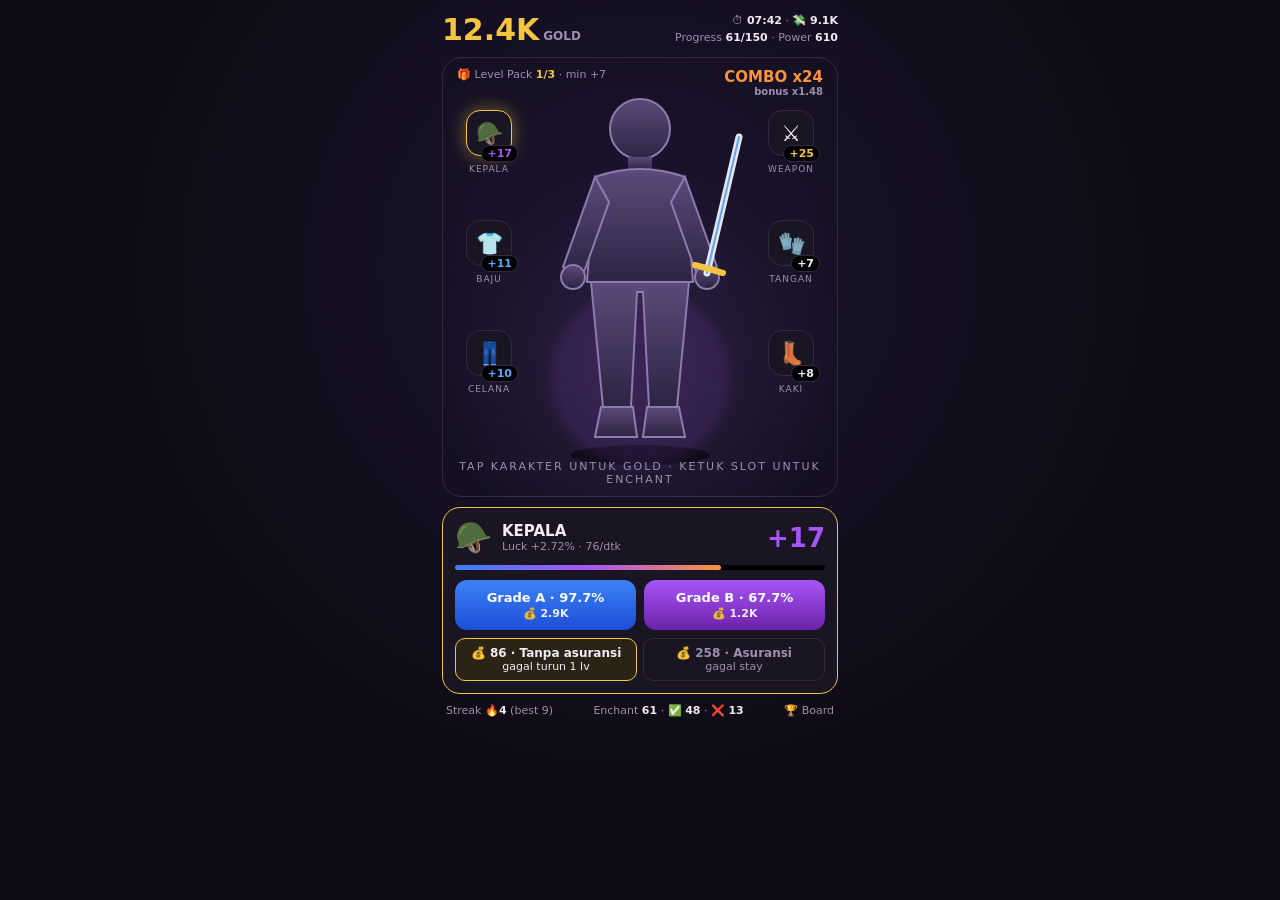
<file: mockups/mockup-1-dark-rpg.html>
<!DOCTYPE html><html lang="id"><head><meta charset="UTF-8"><meta name="viewport" content="width=device-width,initial-scale=1">
<title>Mockup 1 - Dark RPG</title>
<style>
:root{--bg:#0e0b14;--panel:#1a1522;--line:#332a40;--gold:#f5c542;--muted:#9a90ad;--text:#f1ecf8;--purple:#a855f7;--blue:#3b82f6;--green:#4ade80}
*{box-sizing:border-box;margin:0;padding:0}
body{background:radial-gradient(ellipse at 50% 30%,#1c1430 0%,#0e0b14 60%);color:var(--text);font-family:system-ui,sans-serif;max-width:420px;margin:0 auto;min-height:100vh;display:flex;flex-direction:column;padding:12px;gap:10px}
.top{display:flex;justify-content:space-between;align-items:center}
.top .gold{font-size:30px;font-weight:900;color:var(--gold);font-variant-numeric:tabular-nums}
.top .gold small{font-size:12px;color:var(--muted);font-weight:600;margin-left:4px}
.top .run{text-align:right;font-size:11px;color:var(--muted);line-height:1.5}
.top .run b{color:var(--text)}
.stage{position:relative;height:440px;border-radius:20px;border:1px solid var(--line);background:radial-gradient(circle at 50% 70%,#2a1f3d 0%,transparent 55%);overflow:hidden}
.stage .hint{position:absolute;bottom:10px;left:0;right:0;text-align:center;font-size:11px;color:var(--muted);letter-spacing:2px}
.stage .combo{position:absolute;top:10px;right:14px;text-align:right;font-weight:900;color:#fb923c;font-size:15px}
.stage .combo small{display:block;color:var(--muted);font-size:10px;font-weight:600}
.stage .pack{position:absolute;top:10px;left:14px;font-size:11px;color:var(--muted)}
.stage .pack b{color:var(--gold)}
svg{position:absolute;left:50%;top:50%;transform:translate(-50%,-50%)}
.slot{position:absolute;display:flex;flex-direction:column;align-items:center;gap:2px;width:64px;cursor:pointer}
.slot .chip{width:46px;height:46px;border-radius:14px;background:var(--panel);border:1.5px solid var(--line);display:flex;align-items:center;justify-content:center;font-size:22px;position:relative}
.slot .lv{position:absolute;bottom:-7px;right:-7px;background:#000;border:1px solid var(--line);border-radius:8px;padding:1px 5px;font-size:11px;font-weight:800}
.slot .nm{font-size:9px;color:var(--muted);letter-spacing:1px;margin-top:6px}
.slot.t1 .lv{color:#60a5fa} .slot.t2 .lv{color:var(--purple)} .slot.t3 .lv{color:#fb923c} .slot.max .lv{color:var(--gold)}
.slot.sel .chip{border-color:var(--gold);box-shadow:0 0 18px rgba(245,197,66,.45)}
.sheet{background:var(--panel);border:1px solid var(--gold);border-radius:18px;padding:12px}
.sheet .h{display:flex;align-items:center;gap:10px;margin-bottom:10px}
.sheet .h .ic{font-size:30px}
.sheet .h .t{font-weight:800;font-size:15px}
.sheet .h .t small{display:block;color:var(--muted);font-weight:400;font-size:11px}
.sheet .h .lv{margin-left:auto;font-size:26px;font-weight:900;color:var(--purple)}
.bar{height:5px;background:#000;border-radius:3px;margin-bottom:10px}.bar i{display:block;height:100%;width:72%;border-radius:3px;background:linear-gradient(90deg,var(--blue),var(--purple),#fb923c)}
.grades{display:grid;grid-template-columns:1fr 1fr;gap:8px;margin-bottom:8px}
.g{border-radius:12px;padding:10px;color:#fff;text-align:center;font-weight:800;font-size:13px}
.g small{display:block;font-weight:600;font-size:11px;opacity:.9;margin-top:2px}
.g.A{background:linear-gradient(180deg,#3b82f6,#1d4ed8)} .g.B{background:linear-gradient(180deg,#a855f7,#6b21a8)}
.ins{display:grid;grid-template-columns:1fr 1fr;gap:6px}
.ins div{border:1px solid var(--line);border-radius:10px;padding:7px;text-align:center;font-size:11px;color:var(--muted)}
.ins div.on{border-color:var(--gold);color:var(--text);background:#2a2316}
.ins b{display:block;font-size:12px}
.foot{display:flex;justify-content:space-between;font-size:11px;color:var(--muted);padding:0 4px}
.foot b{color:var(--text)}
</style></head><body>
<div class="top">
  <div class="gold">12.4K<small>GOLD</small></div>
  <div class="run">⏱ <b>07:42</b> · 💸 <b>9.1K</b><br>Progress <b>61/150</b> · Power <b>610</b></div>
</div>

<div class="stage">
  <div class="pack">🎁 Level Pack <b>1/3</b> · min +7</div>
  <div class="combo">COMBO x24<small>bonus x1.48</small></div>
  <svg width="230" height="400" viewBox="0 0 230 400" fill="none">
    <defs><linearGradient id="sk" x1="0" y1="0" x2="0" y2="1"><stop stop-color="#5b4a7a"/><stop offset="1" stop-color="#2d2342"/></linearGradient>
    <filter id="gl"><feGaussianBlur stdDeviation="6"/></filter></defs>
    <ellipse cx="115" cy="378" rx="70" ry="10" fill="#000" opacity=".5"/>
    <circle cx="115" cy="300" r="90" fill="#a855f7" opacity=".12" filter="url(#gl)"/>
    <!-- figure -->
    <circle cx="115" cy="52" r="30" fill="url(#sk)" stroke="#8b7bb0" stroke-width="2"/>
    <rect x="103" y="80" width="24" height="14" fill="url(#sk)"/>
    <path d="M70 100 Q115 84 160 100 L168 205 L62 205 Z" fill="url(#sk)" stroke="#8b7bb0" stroke-width="2"/>
    <path d="M70 100 L38 190 L58 198 L84 125 Z" fill="url(#sk)" stroke="#8b7bb0" stroke-width="2"/>
    <path d="M160 100 L192 190 L172 198 L146 125 Z" fill="url(#sk)" stroke="#8b7bb0" stroke-width="2"/>
    <circle cx="48" cy="200" r="12" fill="url(#sk)" stroke="#8b7bb0" stroke-width="2"/>
    <circle cx="182" cy="200" r="12" fill="url(#sk)" stroke="#8b7bb0" stroke-width="2"/>
    <path d="M66 205 L78 330 L106 330 L112 215 L118 215 L124 330 L152 330 L164 205 Z" fill="url(#sk)" stroke="#8b7bb0" stroke-width="2"/>
    <path d="M76 330 L70 360 L112 360 L108 330 Z" fill="url(#sk)" stroke="#8b7bb0" stroke-width="2"/>
    <path d="M122 330 L118 360 L160 360 L154 330 Z" fill="url(#sk)" stroke="#8b7bb0" stroke-width="2"/>
    <!-- sword -->
    <path d="M182 196 L214 60" stroke="#e5e7eb" stroke-width="7" stroke-linecap="round"/>
    <path d="M182 196 L214 60" stroke="#60a5fa" stroke-width="2" stroke-linecap="round"/>
    <path d="M170 188 L198 196" stroke="#f5c542" stroke-width="6" stroke-linecap="round"/>
  </svg>
  <div class="slot t2 sel" style="left:14px;top:52px"><div class="chip">🪖<span class="lv">+17</span></div><div class="nm">KEPALA</div></div>
  <div class="slot t1"       style="left:14px;top:162px"><div class="chip">👕<span class="lv">+11</span></div><div class="nm">BAJU</div></div>
  <div class="slot t1"       style="left:14px;top:272px"><div class="chip">👖<span class="lv">+10</span></div><div class="nm">CELANA</div></div>
  <div class="slot max"      style="right:14px;top:52px"><div class="chip">⚔️<span class="lv">+25</span></div><div class="nm">WEAPON</div></div>
  <div class="slot"          style="right:14px;top:162px"><div class="chip">🧤<span class="lv">+7</span></div><div class="nm">TANGAN</div></div>
  <div class="slot"          style="right:14px;top:272px"><div class="chip">👢<span class="lv">+8</span></div><div class="nm">KAKI</div></div>
  <div class="hint">TAP KARAKTER UNTUK GOLD · KETUK SLOT UNTUK ENCHANT</div>
</div>

<div class="sheet">
  <div class="h"><span class="ic">🪖</span><div class="t">KEPALA<small>Luck +2.72% · 76/dtk</small></div><div class="lv">+17</div></div>
  <div class="bar"><i></i></div>
  <div class="grades">
    <div class="g A">Grade A · 97.7%<small>💰 2.9K</small></div>
    <div class="g B">Grade B · 67.7%<small>💰 1.2K</small></div>
  </div>
  <div class="ins"><div class="on"><b>💰 86 · Tanpa asuransi</b>gagal turun 1 lv</div><div><b>💰 258 · Asuransi</b>gagal stay</div></div>
</div>
<div class="foot"><span>Streak 🔥<b>4</b> (best 9)</span><span>Enchant <b>61</b> · ✅ <b>48</b> · ❌ <b>13</b></span><span>🏆 Board</span></div>
</body></html>
</file>
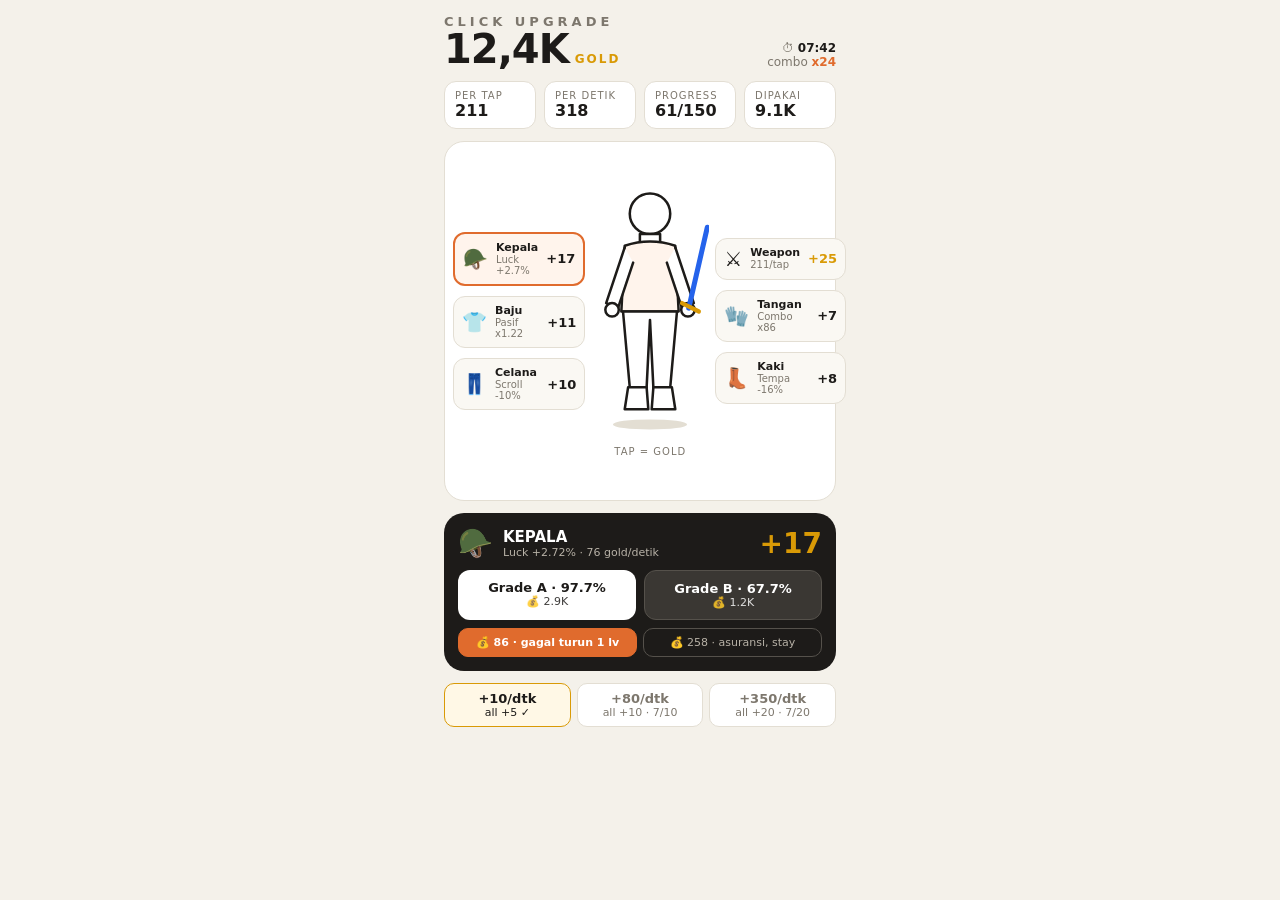
<file: mockups/mockup-2-clean-light.html>
<!DOCTYPE html><html lang="id"><head><meta charset="UTF-8"><meta name="viewport" content="width=device-width,initial-scale=1">
<title>Mockup 2 - Clean Light</title>
<style>
:root{--bg:#f4f1ea;--card:#ffffff;--line:#e3ded3;--ink:#1d1b19;--muted:#7d776d;--gold:#d99a06;--acc:#e06b2d;--blue:#2563eb;--purple:#7c3aed}
*{box-sizing:border-box;margin:0;padding:0}
body{background:var(--bg);color:var(--ink);font-family:"Segoe UI",system-ui,sans-serif;max-width:420px;margin:0 auto;min-height:100vh;display:flex;flex-direction:column;padding:14px;gap:12px}
.top{display:flex;justify-content:space-between;align-items:flex-end}
.top h1{font-size:13px;letter-spacing:4px;color:var(--muted);font-weight:700}
.top .gold{font-size:40px;font-weight:800;line-height:1;letter-spacing:-1px}
.top .gold small{font-size:12px;color:var(--gold);font-weight:700;letter-spacing:2px;margin-left:6px}
.stats{display:flex;gap:8px}
.stats div{flex:1;background:var(--card);border:1px solid var(--line);border-radius:12px;padding:8px 10px}
.stats small{display:block;font-size:10px;color:var(--muted);text-transform:uppercase;letter-spacing:1px}
.stats b{font-size:16px}
.body{display:grid;grid-template-columns:1fr 118px 1fr;gap:6px;align-items:center;background:var(--card);border:1px solid var(--line);border-radius:20px;padding:14px 8px;min-height:360px}
.col{display:flex;flex-direction:column;gap:10px}
.sl{background:#faf8f3;border:1px solid var(--line);border-radius:12px;padding:8px;display:flex;align-items:center;gap:8px;cursor:pointer}
.sl.sel{border:2px solid var(--acc);background:#fff4ec}
.sl .ic{font-size:20px}
.sl .t{font-size:11px;font-weight:700;line-height:1.1}
.sl .t small{display:block;color:var(--muted);font-weight:500;font-size:10px}
.sl .lv{margin-left:auto;font-weight:800;font-size:13px}
.sl.max .lv{color:var(--gold)}
.fig{text-align:center}
.fig small{display:block;font-size:10px;color:var(--muted);margin-top:4px;letter-spacing:1px}
.panel{background:var(--ink);color:#fff;border-radius:20px;padding:14px}
.panel .h{display:flex;align-items:center;gap:10px;margin-bottom:10px}
.panel .h .ic{font-size:28px}
.panel .h .t{font-weight:800;font-size:15px}
.panel .h .t small{display:block;color:#b8b2a7;font-weight:400;font-size:11px}
.panel .h .lv{margin-left:auto;font-size:28px;font-weight:800;color:var(--gold)}
.row{display:grid;grid-template-columns:1fr 1fr;gap:8px;margin-bottom:8px}
.g{border-radius:12px;padding:10px;text-align:center;font-weight:700;font-size:13px}
.g small{display:block;font-weight:500;font-size:11px;opacity:.85}
.g.A{background:#fff;color:var(--ink)} .g.B{background:#3a3733;color:#fff;border:1px solid #55514b}
.tog{display:flex;gap:6px}
.tog div{flex:1;border:1px solid #55514b;border-radius:10px;padding:7px;font-size:11px;text-align:center;color:#b8b2a7}
.tog div.on{background:var(--acc);border-color:var(--acc);color:#fff;font-weight:700}
.pack{display:flex;gap:6px}
.pack div{flex:1;background:var(--card);border:1px solid var(--line);border-radius:10px;padding:7px;text-align:center;font-size:11px;color:var(--muted)}
.pack div.on{border-color:var(--gold);color:var(--ink);background:#fff8e6}
.pack b{display:block;font-size:13px}
</style></head><body>
<div class="top"><div><h1>CLICK UPGRADE</h1><div class="gold">12,4K<small>GOLD</small></div></div>
  <div style="text-align:right;font-size:12px;color:var(--muted)">⏱ <b style="color:var(--ink)">07:42</b><br>combo <b style="color:var(--acc)">x24</b></div></div>
<div class="stats"><div><small>Per tap</small><b>211</b></div><div><small>Per detik</small><b>318</b></div><div><small>Progress</small><b>61/150</b></div><div><small>Dipakai</small><b>9.1K</b></div></div>

<div class="body">
  <div class="col">
    <div class="sl sel"><span class="ic">🪖</span><div class="t">Kepala<small>Luck +2.7%</small></div><span class="lv">+17</span></div>
    <div class="sl"><span class="ic">👕</span><div class="t">Baju<small>Pasif x1.22</small></div><span class="lv">+11</span></div>
    <div class="sl"><span class="ic">👖</span><div class="t">Celana<small>Scroll -10%</small></div><span class="lv">+10</span></div>
  </div>
  <div class="fig">
    <svg width="118" height="253" viewBox="0 0 140 300" fill="none" stroke="#1d1b19" stroke-width="3" stroke-linejoin="round" stroke-linecap="round">
      <circle cx="70" cy="34" r="24" fill="#fff"/>
      <path d="M58 58 h24 v10 h-24z" fill="#fff"/>
      <path d="M40 72 Q70 62 100 72 L104 150 L36 150 Z" fill="#fff4ec"/>
      <path d="M40 74 L18 140 L32 146 L50 92" fill="#fff"/>
      <path d="M100 74 L122 140 L108 146 L90 92" fill="#fff"/>
      <circle cx="25" cy="148" r="8" fill="#fff"/><circle cx="115" cy="148" r="8" fill="#fff"/>
      <path d="M38 150 L46 240 L66 240 L70 160 L74 240 L94 240 L102 150 Z" fill="#fff"/>
      <path d="M44 240 L40 266 L68 266 L66 240 Z" fill="#fff"/><path d="M74 240 L72 266 L100 266 L96 240 Z" fill="#fff"/>
      <path d="M116 146 L138 50" stroke="#2563eb" stroke-width="6"/><path d="M108 140 L128 150" stroke="#d99a06" stroke-width="5"/>
      <ellipse cx="70" cy="284" rx="44" ry="6" fill="#e3ded3" stroke="none"/>
    </svg>
    <small>TAP = GOLD</small>
  </div>
  <div class="col">
    <div class="sl max"><span class="ic">⚔️</span><div class="t">Weapon<small>211/tap</small></div><span class="lv">+25</span></div>
    <div class="sl"><span class="ic">🧤</span><div class="t">Tangan<small>Combo x86</small></div><span class="lv">+7</span></div>
    <div class="sl"><span class="ic">👢</span><div class="t">Kaki<small>Tempa -16%</small></div><span class="lv">+8</span></div>
  </div>
</div>

<div class="panel">
  <div class="h"><span class="ic">🪖</span><div class="t">KEPALA<small>Luck +2.72% · 76 gold/detik</small></div><div class="lv">+17</div></div>
  <div class="row"><div class="g A">Grade A · 97.7%<small>💰 2.9K</small></div><div class="g B">Grade B · 67.7%<small>💰 1.2K</small></div></div>
  <div class="tog"><div class="on">💰 86 · gagal turun 1 lv</div><div>💰 258 · asuransi, stay</div></div>
</div>
<div class="pack"><div class="on"><b>+10/dtk</b>all +5 ✓</div><div><b>+80/dtk</b>all +10 · 7/10</div><div><b>+350/dtk</b>all +20 · 7/20</div></div>
</body></html>
</file>
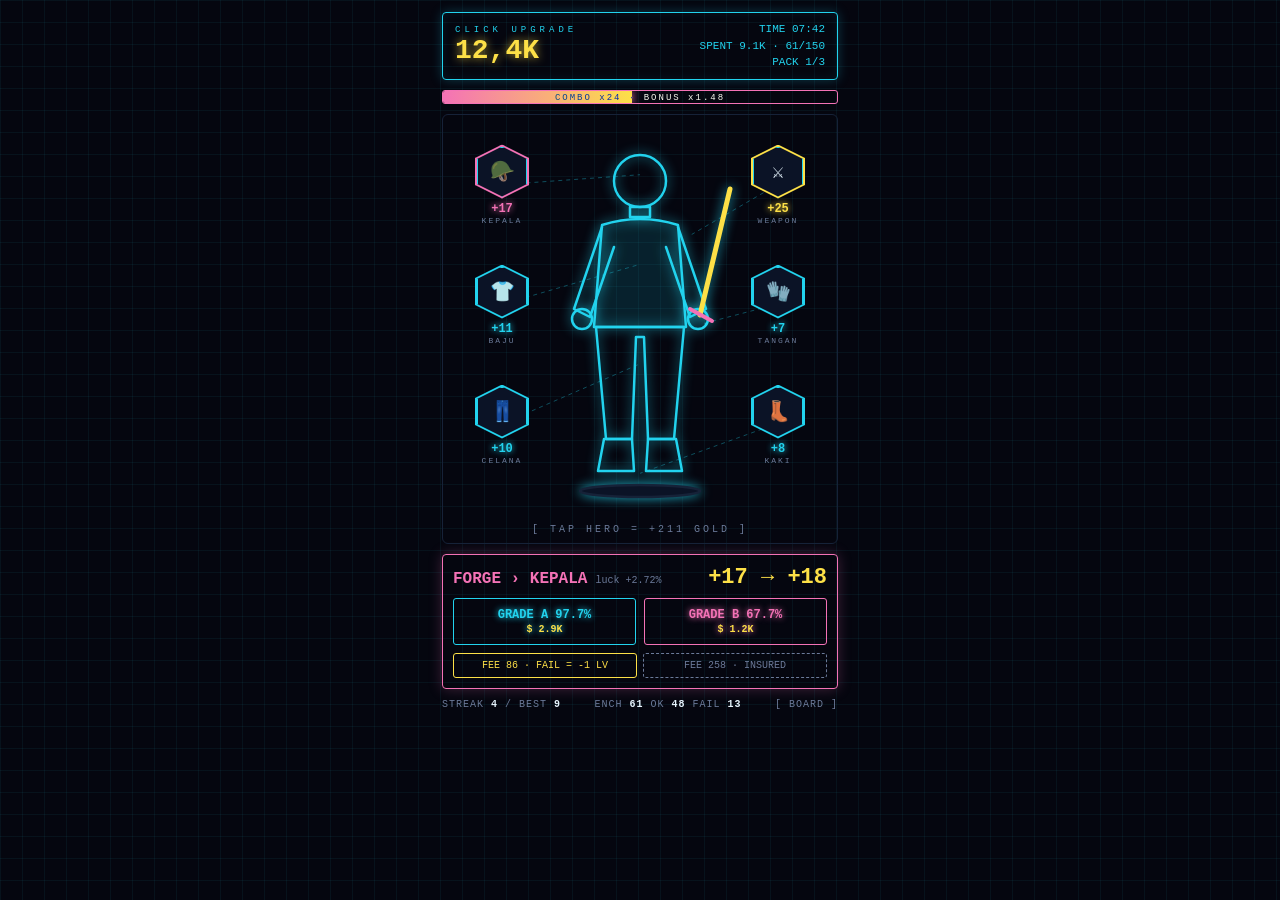
<file: mockups/mockup-3-neon-arcade.html>
<!DOCTYPE html><html lang="id"><head><meta charset="UTF-8"><meta name="viewport" content="width=device-width,initial-scale=1">
<title>Mockup 3 - Neon Arcade</title>
<style>
:root{--bg:#05060f;--cyan:#22d3ee;--pink:#f472b6;--gold:#fde047;--muted:#6b7a99;--text:#e8f6ff;--line:#162238}
*{box-sizing:border-box;margin:0;padding:0}
body{background:var(--bg);background-image:linear-gradient(rgba(34,211,238,.06) 1px,transparent 1px),linear-gradient(90deg,rgba(34,211,238,.06) 1px,transparent 1px);background-size:22px 22px;color:var(--text);font-family:"Courier New",ui-monospace,monospace;max-width:420px;margin:0 auto;min-height:100vh;display:flex;flex-direction:column;padding:12px;gap:10px}
.hud{display:flex;justify-content:space-between;align-items:center;border:1px solid var(--cyan);border-radius:4px;padding:8px 12px;box-shadow:0 0 12px rgba(34,211,238,.25),inset 0 0 12px rgba(34,211,238,.08)}
.hud .g{font-size:28px;font-weight:900;color:var(--gold);text-shadow:0 0 10px rgba(253,224,71,.7)}
.hud .r{text-align:right;font-size:11px;color:var(--cyan);line-height:1.5}
.combo{height:14px;border:1px solid var(--pink);border-radius:3px;position:relative;overflow:hidden}
.combo i{display:block;height:100%;width:48%;background:linear-gradient(90deg,var(--pink),var(--gold));box-shadow:0 0 10px var(--pink)}
.combo span{position:absolute;inset:0;font-size:9px;letter-spacing:2px;text-align:center;line-height:14px;color:#fff;mix-blend-mode:difference}
.arena{position:relative;height:430px;border:1px solid var(--line);border-radius:6px;overflow:hidden}
.arena svg.fig{position:absolute;left:50%;top:50%;transform:translate(-50%,-50%)}
.node{position:absolute;width:58px;text-align:center;cursor:pointer}
.node .hex{width:50px;height:50px;margin:0 auto;clip-path:polygon(50% 0,100% 25%,100% 75%,50% 100%,0 75%,0 25%);background:#0b1326;display:flex;align-items:center;justify-content:center;font-size:20px;border:1px solid var(--cyan);position:relative}
.node .hexw{width:54px;height:54px;margin:0 auto;clip-path:polygon(50% 0,100% 25%,100% 75%,50% 100%,0 75%,0 25%);background:var(--cyan);padding:2px}
.node .lv{font-size:12px;font-weight:900;color:var(--cyan);margin-top:3px;text-shadow:0 0 6px var(--cyan)}
.node .nm{font-size:8px;color:var(--muted);letter-spacing:2px}
.node.sel .hexw{background:var(--pink);box-shadow:0 0 18px var(--pink)} .node.sel .lv{color:var(--pink);text-shadow:0 0 6px var(--pink)}
.node.max .hexw{background:var(--gold)} .node.max .lv{color:var(--gold);text-shadow:0 0 6px var(--gold)}
.wire{position:absolute;inset:0;pointer-events:none}
.tapHint{position:absolute;bottom:8px;left:0;right:0;text-align:center;font-size:10px;color:var(--muted);letter-spacing:3px}
.forge{border:1px solid var(--pink);border-radius:4px;padding:10px;box-shadow:0 0 14px rgba(244,114,182,.25)}
.forge .h{display:flex;align-items:baseline;gap:8px;margin-bottom:8px;font-size:12px}
.forge .h b{font-size:16px;color:var(--pink)} .forge .h .lv{margin-left:auto;font-size:22px;font-weight:900;color:var(--gold)}
.forge .h small{color:var(--muted)}
.btns{display:grid;grid-template-columns:1fr 1fr;gap:8px;margin-bottom:8px}
.b{border:1px solid var(--cyan);padding:9px;text-align:center;font-weight:900;font-size:12px;color:var(--cyan);text-shadow:0 0 6px var(--cyan);border-radius:3px}
.b small{display:block;color:var(--gold);font-weight:700;margin-top:2px}
.b.B{border-color:var(--pink);color:var(--pink);text-shadow:0 0 6px var(--pink)}
.ins{display:flex;gap:6px;font-size:10px}
.ins div{flex:1;border:1px dashed var(--muted);padding:6px;text-align:center;color:var(--muted);border-radius:3px}
.ins div.on{border:1px solid var(--gold);color:var(--gold)}
.foot{display:flex;justify-content:space-between;font-size:10px;color:var(--muted);letter-spacing:1px}
.foot b{color:var(--text)}
</style></head><body>
<div class="hud"><div><div style="font-size:9px;letter-spacing:4px;color:var(--cyan)">CLICK UPGRADE</div><div class="g">12,4K</div></div>
  <div class="r">TIME 07:42<br>SPENT 9.1K · 61/150<br>PACK 1/3</div></div>
<div class="combo"><i></i><span>COMBO x24 · BONUS x1.48</span></div>

<div class="arena">
  <svg class="wire" width="100%" height="100%" viewBox="0 0 396 430" preserveAspectRatio="none">
    <g stroke="#22d3ee" stroke-opacity=".35" stroke-width="1" stroke-dasharray="4 4">
      <line x1="60" y1="70" x2="198" y2="60"/><line x1="60" y1="190" x2="198" y2="150"/><line x1="60" y1="310" x2="198" y2="250"/>
      <line x1="336" y1="70" x2="250" y2="120"/><line x1="336" y1="190" x2="260" y2="210"/><line x1="336" y1="310" x2="198" y2="360"/>
    </g>
  </svg>
  <svg class="fig" width="200" height="380" viewBox="0 0 200 380" fill="none" stroke="#22d3ee" stroke-width="2.5" stroke-linejoin="round" stroke-linecap="round" style="filter:drop-shadow(0 0 6px rgba(34,211,238,.8))">
    <circle cx="100" cy="42" r="26"/>
    <path d="M90 68 h20 v10 h-20z"/>
    <path d="M62 86 Q100 74 138 86 L146 188 L54 188 Z" fill="rgba(34,211,238,.08)"/>
    <path d="M62 88 L34 170 L50 178 L74 108"/><path d="M138 88 L166 170 L150 178 L126 108"/>
    <circle cx="42" cy="180" r="10"/><circle cx="158" cy="180" r="10"/>
    <path d="M56 188 L66 300 L92 300 L96 198 L104 198 L108 300 L134 300 L144 188 Z"/>
    <path d="M64 300 L58 332 L94 332 L92 300 Z"/><path d="M108 300 L106 332 L142 332 L136 300 Z"/>
    <path d="M160 176 L190 50" stroke="#fde047" stroke-width="5"/><path d="M150 170 L172 182" stroke="#f472b6" stroke-width="4"/>
    <ellipse cx="100" cy="352" rx="60" ry="6" stroke="#162238" fill="#0b1326"/>
  </svg>
  <div class="node sel" style="left:30px;top:30px"><div class="hexw"><div class="hex">🪖</div></div><div class="lv">+17</div><div class="nm">KEPALA</div></div>
  <div class="node"     style="left:30px;top:150px"><div class="hexw"><div class="hex">👕</div></div><div class="lv">+11</div><div class="nm">BAJU</div></div>
  <div class="node"     style="left:30px;top:270px"><div class="hexw"><div class="hex">👖</div></div><div class="lv">+10</div><div class="nm">CELANA</div></div>
  <div class="node max" style="right:30px;top:30px"><div class="hexw"><div class="hex">⚔️</div></div><div class="lv">+25</div><div class="nm">WEAPON</div></div>
  <div class="node"     style="right:30px;top:150px"><div class="hexw"><div class="hex">🧤</div></div><div class="lv">+7</div><div class="nm">TANGAN</div></div>
  <div class="node"     style="right:30px;top:270px"><div class="hexw"><div class="hex">👢</div></div><div class="lv">+8</div><div class="nm">KAKI</div></div>
  <div class="tapHint">[ TAP HERO = +211 GOLD ]</div>
</div>

<div class="forge">
  <div class="h"><b style="white-space:nowrap">FORGE › KEPALA</b><small style="white-space:nowrap">luck +2.72%</small><span class="lv" style="white-space:nowrap">+17 → +18</span></div>
  <div class="btns"><div class="b">GRADE A 97.7%<small>$ 2.9K</small></div><div class="b B">GRADE B 67.7%<small>$ 1.2K</small></div></div>
  <div class="ins"><div class="on">FEE 86 · FAIL = -1 LV</div><div>FEE 258 · INSURED</div></div>
</div>
<div class="foot"><span>STREAK <b>4</b> / BEST <b>9</b></span><span>ENCH <b>61</b> OK <b>48</b> FAIL <b>13</b></span><span>[ BOARD ]</span></div>
</body></html>
</file>
<file: hub/public/clickgame/style.css>
/* CLICK UPGRADE — tampilan (Dark RPG) */
:root{
  --bg:#0e0b14; --panel:#1a1522; --panel2:#241d30; --line:#332a40;
  --text:#f1ecf8; --muted:#9a90ad; --gold:#f5c542; --gold2:#b8860b;
  --green:#4ade80; --red:#f87171; --blue:#60a5fa; --purple:#a855f7; --orange:#fb923c;
}
*{box-sizing:border-box;margin:0;padding:0;-webkit-tap-highlight-color:transparent}
html,body{min-height:100%;background:radial-gradient(ellipse at 50% 20%,#1c1430 0%,#0e0b14 60%) fixed;color:var(--text);font-family:system-ui,-apple-system,"Segoe UI",Roboto,sans-serif;overflow-x:hidden}
body{display:flex;flex-direction:column;max-width:460px;margin:0 auto;padding:12px;gap:10px;user-select:none;-webkit-user-select:none}
body.shake{animation:shake .4s}
@keyframes shake{0%,100%{transform:translate(0)}20%{transform:translate(-7px,3px)}40%{transform:translate(7px,-3px)}60%{transform:translate(-5px,2px)}80%{transform:translate(5px,-2px)}}

/* top */
.top{display:flex;justify-content:space-between;align-items:flex-end}
.top h1{font-size:11px;letter-spacing:4px;color:var(--muted);font-weight:700}
.top .gold{font-size:38px;font-weight:900;line-height:1;color:var(--gold);font-variant-numeric:tabular-nums;text-shadow:0 0 18px rgba(245,197,66,.3)}
.top .gold small{font-size:11px;letter-spacing:2px;margin-left:6px;color:var(--gold2)}
.top .stone{font-size:13px;color:var(--blue);margin-top:2px;font-weight:700}
.top .stone small{color:var(--muted);font-weight:400;font-size:10px}
.pity{font-size:11px;color:var(--orange);min-height:14px;margin:-4px 0 8px;font-weight:700}
.btn .st{color:#bfdbfe;font-weight:700}
.top .right{text-align:right;font-size:12px;color:var(--muted);line-height:1.5}
.top .right b{color:var(--text);font-variant-numeric:tabular-nums}
.top .right .cb{color:var(--orange);font-weight:800}
.top button{background:none;border:1px solid var(--line);color:var(--muted);border-radius:8px;padding:3px 8px;font-size:12px;cursor:pointer;margin-left:6px}

.stats{display:grid;grid-template-columns:repeat(4,1fr);gap:6px}
.stats div{background:var(--panel);border:1px solid var(--line);border-radius:10px;padding:6px 8px}
.stats small{display:block;font-size:9px;color:var(--muted);text-transform:uppercase;letter-spacing:1px}
.stats b{font-size:15px;font-variant-numeric:tabular-nums}

.gmode{display:grid;grid-template-columns:1fr 1fr;gap:6px}
.gmode button{background:var(--panel);border:1px solid var(--line);color:var(--muted);border-radius:10px;padding:6px 8px;font-size:12px;font-weight:800;letter-spacing:1px;cursor:pointer;touch-action:manipulation}
.gmode button small{display:block;font-weight:400;font-size:10px;letter-spacing:0;margin-top:1px}
.gmode button.on{color:var(--text);border-color:var(--purple);background:#241a33}
.gmode button.on.ta{border-color:var(--orange);background:#2d1e14}
.gmode button.lock{opacity:.55}
#timer.warn{color:var(--red);animation:pulse .5s infinite alternate}
#rb{color:var(--purple);font-weight:800;margin-right:6px}
.rebirth{display:none;background:linear-gradient(180deg,#2d1e14,#1a1522);border:1.5px solid var(--orange);border-radius:18px;padding:14px;text-align:center;box-shadow:0 0 24px rgba(251,146,60,.25)}
.rebirth.on{display:block}
.rebirth .rt{font-weight:900;font-size:16px;color:var(--orange);letter-spacing:1px;margin-bottom:4px}
.rebirth .rd{font-size:12px;color:var(--muted);margin-bottom:10px}
.rebirth button{width:100%;border:none;border-radius:12px;padding:12px;font-weight:900;font-size:15px;letter-spacing:1px;background:linear-gradient(180deg,#fb923c,#c2410c);color:#fff;cursor:pointer;touch-action:manipulation}
.rebirth button:active{transform:scale(.97)}
/* arena */
.arena{display:grid;grid-template-columns:minmax(0,1fr) 118px minmax(0,1fr);gap:6px;align-items:stretch;background:var(--panel);border:1px solid var(--line);border-radius:20px;padding:10px 8px}
.col{display:flex;flex-direction:column;gap:8px;min-width:0}
.sl{min-width:0;background:var(--panel2);border:1.5px solid var(--line);border-radius:12px;padding:7px 7px 9px;display:grid;grid-template-columns:auto 1fr auto;align-items:center;column-gap:5px;row-gap:2px;cursor:pointer;position:relative;transition:border-color .15s;touch-action:manipulation}
.sl .ic{font-size:19px;line-height:1}
.sl .t{font-size:11px;font-weight:700;line-height:1.1;min-width:0;white-space:nowrap;overflow:hidden;text-overflow:ellipsis}
.sl .u{grid-column:1/-1;color:var(--blue);font-weight:500;font-size:10px;white-space:nowrap;overflow:hidden;text-overflow:ellipsis}
.sl .lv{font-weight:900;font-size:13px;font-variant-numeric:tabular-nums;color:#e5e7eb}
.sl .lv.t1{color:var(--blue)} .sl .lv.t2{color:var(--purple)} .sl .lv.t3{color:var(--orange)} .sl .lv.max{color:var(--gold);text-shadow:0 0 8px rgba(245,197,66,.7)}
.sl.sel{border-color:var(--gold);background:#2a2316;box-shadow:0 0 14px rgba(245,197,66,.25)}
.sl.busy{animation:pulse .35s infinite alternate}
@keyframes pulse{from{border-color:var(--gold)}to{border-color:#fff}}
.sl.flash-ok{animation:ok .7s} .sl.flash-bad{animation:bad .5s}
@keyframes ok{0%{box-shadow:0 0 0 0 rgba(74,222,128,.9)}100%{box-shadow:0 0 0 18px rgba(74,222,128,0)}}
@keyframes bad{0%{background:rgba(248,113,113,.45)}100%{background:var(--panel2)}}
.sl .bar{position:absolute;left:8px;right:8px;bottom:3px;height:2px;background:#0e0b14;border-radius:2px}
.sl .bar i{display:block;height:100%;border-radius:2px;background:linear-gradient(90deg,var(--blue),var(--purple),var(--orange));width:0;transition:width .3s}

.center{display:flex;flex-direction:column;align-items:center;justify-content:center;gap:6px;position:relative}
#tap{width:110px;height:110px;border-radius:50%;border:3px solid var(--gold2);background:radial-gradient(circle at 40% 35%,#5a4414 0%,#2a1f0a 70%);display:flex;align-items:center;justify-content:center;font-size:54px;cursor:pointer;touch-action:manipulation;position:relative;box-shadow:0 0 30px rgba(245,197,66,.25),inset 0 0 20px rgba(0,0,0,.5);transition:transform .05s}
#tap:active{transform:scale(.93)}
.center .hint{font-size:9px;letter-spacing:2px;color:var(--muted);text-align:center}
.center .tapv{font-size:12px;color:var(--gold);font-weight:800;font-variant-numeric:tabular-nums}
#combo{font-size:11px;font-weight:900;color:var(--orange);min-height:14px;text-align:center}
.float{position:absolute;color:var(--gold);font-weight:900;font-size:22px;pointer-events:none;animation:up .7s ease-out forwards;text-shadow:0 1px 3px #000;z-index:3}
@keyframes up{from{opacity:1;transform:translate(-50%,0)}to{opacity:0;transform:translate(-50%,-80px)}}

/* enchant panel */
.forge{background:var(--panel);border:1.5px solid var(--gold);border-radius:18px;padding:12px;box-shadow:0 0 20px rgba(245,197,66,.12)}
.forge .h{display:flex;align-items:center;gap:10px;margin-bottom:8px}
.forge .h .ic{font-size:30px}
.forge .h .t{font-weight:800;font-size:15px;min-width:0}
.forge .h .t small{display:block;color:var(--muted);font-weight:400;font-size:11px}
.forge .h .lv{margin-left:auto;font-size:26px;font-weight:900;color:var(--purple);white-space:nowrap}
.forge .h .lv.max{color:var(--gold)}
.forge .bar{height:5px;background:#0e0b14;border-radius:3px;margin-bottom:6px}
.forge .bar i{display:block;height:100%;border-radius:3px;background:linear-gradient(90deg,var(--blue),var(--purple),var(--orange));transition:width .3s}
.roll{font-size:11px;min-height:15px;color:var(--muted);margin-bottom:8px;font-variant-numeric:tabular-nums}
.roll.ok{color:var(--green)} .roll.bad{color:var(--red)}
.grades{display:grid;grid-template-columns:1fr 1fr;gap:8px;margin-bottom:8px}
.btn{border:none;border-radius:12px;padding:10px 6px;font-weight:800;font-size:13px;color:#fff;cursor:pointer;display:flex;flex-direction:column;align-items:center;gap:2px;touch-action:manipulation}
.btn small{font-weight:600;font-size:11px;opacity:.9;font-variant-numeric:tabular-nums}
.btn.A{background:linear-gradient(180deg,#3b82f6,#1d4ed8)}
.btn.B{background:linear-gradient(180deg,#a855f7,#6b21a8)}
.btn:disabled{opacity:.35;cursor:not-allowed;filter:grayscale(.6)}
.btn:not(:disabled):active{transform:scale(.96)}
.ins{display:grid;grid-template-columns:1fr 1fr;gap:6px}
.ins button{background:var(--panel2);border:1px solid var(--line);color:var(--muted);border-radius:10px;padding:7px 6px;font-size:11px;cursor:pointer;touch-action:manipulation}
.ins button b{display:block;font-size:12px;color:var(--text)}
.ins button.on{border-color:var(--gold);background:#2a2316;color:var(--text)}

/* tabs */
.maintabs{display:grid;grid-template-columns:1fr 1fr;gap:6px}
.maintabs button{background:var(--panel);border:1px solid var(--line);color:var(--muted);border-radius:12px;padding:9px;font-size:13px;font-weight:800;letter-spacing:1px;cursor:pointer;touch-action:manipulation}
.maintabs button.on{color:var(--gold);border-color:var(--gold);background:#2a2316}
.tabpage{display:none;flex-direction:column;gap:10px} .tabpage.on{display:flex}
/* skills */
#skills{display:flex;flex-direction:column;gap:8px}
.skill{background:var(--panel);border:1.5px solid var(--line);border-radius:16px;padding:10px 12px;position:relative;overflow:hidden}
.skill.ms{animation:ok .8s}
.skill .h{display:flex;align-items:center;gap:9px;margin-bottom:6px}
.skill .h .ic{font-size:26px}
.skill .h .t{font-weight:800;font-size:14px;min-width:0}
.skill .h .t small{display:block;color:var(--muted);font-weight:400;font-size:10.5px;white-space:nowrap;overflow:hidden;text-overflow:ellipsis}
.skill .h .lv{margin-left:auto;font-size:17px;font-weight:900;color:var(--purple);white-space:nowrap;font-variant-numeric:tabular-nums}
.skill .h .lv.max{color:var(--gold)}
.skill .bar{height:4px;background:#0e0b14;border-radius:3px;margin-bottom:6px;position:relative}
.skill .bar i{display:block;height:100%;border-radius:3px;background:linear-gradient(90deg,var(--purple),var(--gold));transition:width .3s}
.skill .bar s{position:absolute;top:-2px;width:2px;height:8px;background:var(--gold2);opacity:.8}
.skill .eff{display:flex;justify-content:space-between;font-size:11px;color:var(--muted);margin-bottom:7px}
.skill .eff b{color:var(--green)} .skill .eff .nx{color:var(--gold)}
.buys{display:grid;grid-template-columns:1fr 1fr 1fr;gap:6px}
.buys .btn{background:linear-gradient(180deg,#a855f7,#6b21a8);font-size:12px;padding:8px 4px}
.buys .btn.mx{background:linear-gradient(180deg,#f5c542,#b8860b);color:#1a1200}
/* pack */
.pack{display:grid;grid-template-columns:1fr 1fr 1fr;gap:6px}
.pk{background:var(--panel);border:1px solid var(--line);border-radius:10px;padding:7px 6px;text-align:center;opacity:.55}
.pk.on{opacity:1;border-color:var(--gold);background:#2a2316}
.pk b{display:block;font-size:14px}
.pk.on b{color:var(--gold)}
.pk small{display:block;color:var(--muted);font-size:10px}

.line{display:flex;justify-content:space-between;font-size:11px;color:var(--muted);padding:0 4px}
.line b{color:var(--text)}

.panel{background:var(--panel);border:1px solid var(--line);border-radius:14px;padding:10px 12px;font-size:12px}
.panel .title{color:var(--muted);text-transform:uppercase;letter-spacing:1px;font-size:11px;margin-bottom:6px;display:flex;justify-content:space-between;align-items:center}
.log{max-height:110px;overflow-y:auto}
.log div{padding:3px 0;border-bottom:1px dashed #2a2436;color:var(--muted)}
.log .ok{color:var(--green)} .log .bad{color:var(--red)} .log .warn{color:var(--gold)}
.tabs{display:flex;gap:4px}
.tabs button{background:var(--panel2);border:1px solid var(--line);color:var(--muted);border-radius:6px;padding:3px 9px;font-size:11px;cursor:pointer}
.tabs button.on{color:var(--gold);border-color:var(--gold2)}
table{width:100%;border-collapse:collapse;font-variant-numeric:tabular-nums}
th,td{padding:4px 2px;text-align:left;border-bottom:1px solid #2a2436}
th{color:var(--muted);font-weight:600;font-size:10px;text-transform:uppercase}
td.r,th.r{text-align:right}
tr.me td{color:var(--gold)}
.empty{color:var(--muted);text-align:center;padding:10px 0}
.reset{align-self:center;background:none;border:1px solid var(--line);color:var(--muted);border-radius:8px;padding:6px 14px;font-size:11px;cursor:pointer;margin-bottom:10px}

.toast{position:fixed;left:50%;top:14px;transform:translateX(-50%);background:#000d;border:1px solid var(--line);padding:8px 14px;border-radius:10px;font-weight:700;font-size:14px;opacity:0;transition:opacity .2s;pointer-events:none;z-index:9;white-space:nowrap}
.toast.show{opacity:1}
.toast.big{font-size:19px;border-color:var(--gold);color:var(--gold)}
#confetti{position:fixed;inset:0;pointer-events:none;z-index:8}

.manual{position:fixed;inset:0;background:#0e0b14f2;display:none;z-index:30;overflow-y:auto;-webkit-overflow-scrolling:touch}
.manual.show{display:block}
.manual .wrap{max-width:460px;margin:0 auto;padding:14px 14px 40px}
.manual .head{position:sticky;top:0;background:#0e0b14;padding:10px 0;display:flex;justify-content:space-between;align-items:center;border-bottom:1px solid var(--line);margin-bottom:10px;z-index:1}
.manual h2{font-size:18px;letter-spacing:3px;color:var(--gold)}
.manual .close{background:var(--panel);border:1px solid var(--gold2);color:var(--gold);border-radius:10px;padding:7px 14px;font-weight:800;cursor:pointer}
.manual section{background:var(--panel);border:1px solid var(--line);border-radius:14px;padding:12px;margin-bottom:10px;font-size:13px;line-height:1.5;color:var(--text)}
.manual h3{font-size:14px;color:var(--gold);margin-bottom:6px;letter-spacing:1px}
.manual p{margin-bottom:6px;color:#d9d3e6}
.manual ul{padding-left:18px;margin-bottom:6px;color:#d9d3e6}
.manual li{margin-bottom:3px}
.manual b{color:var(--text)}
.manual .hl{color:var(--orange);font-weight:700}
.manual table{font-size:12px;margin:6px 0}
.manual th{font-size:10px}
.manual .tip{background:#2a2316;border:1px solid var(--gold2);border-radius:10px;padding:8px 10px;font-size:12px;color:var(--gold);margin-top:6px}
.manual .start{width:100%;border:none;border-radius:12px;padding:13px;font-weight:900;font-size:15px;letter-spacing:1px;background:linear-gradient(180deg,#ffe08a,#b8860b);color:#1a1200;cursor:pointer;margin-top:4px}
.modal{position:fixed;inset:0;background:#000b;display:none;align-items:center;justify-content:center;z-index:20;padding:20px}
.modal.show{display:flex}
.modal .box{background:var(--panel);border:1px solid var(--gold2);border-radius:16px;padding:22px;width:100%;max-width:360px;text-align:center}
.modal h2{color:var(--gold);font-size:22px;letter-spacing:2px;margin-bottom:6px}
.modal p{color:var(--muted);font-size:13px;margin-bottom:12px}
.modal .res{display:grid;grid-template-columns:1fr 1fr;gap:8px;margin-bottom:14px}
.modal .res div{background:var(--panel2);border-radius:10px;padding:8px}
.modal .res small{display:block;color:var(--muted);font-size:10px;text-transform:uppercase}
.modal .res b{font-size:18px}
.modal input{width:100%;padding:10px;border-radius:10px;border:1px solid var(--line);background:var(--bg);color:var(--text);font-size:15px;text-align:center;margin-bottom:10px}
.modal .go{width:100%;border:none;border-radius:10px;padding:12px;font-weight:800;font-size:15px;background:linear-gradient(180deg,#ffe08a,#b8860b);color:#1a1200;cursor:pointer}

/* bar akun (Hub) */
.userbar{display:flex;justify-content:flex-end;align-items:center;gap:8px;font-size:12px;color:var(--muted);min-height:22px}
.userbar b{color:var(--text)}
.userbar small{color:var(--muted);font-size:10px}
.userbar button{background:var(--panel);border:1px solid var(--line);color:var(--muted);border-radius:8px;padding:4px 10px;font-size:11px;cursor:pointer}
.userbar #btn-in{border-color:var(--gold2);color:var(--gold);font-weight:700}
.cloud{font-size:13px;color:#4ade80} .cloud.off{color:#f87171}
</file>
